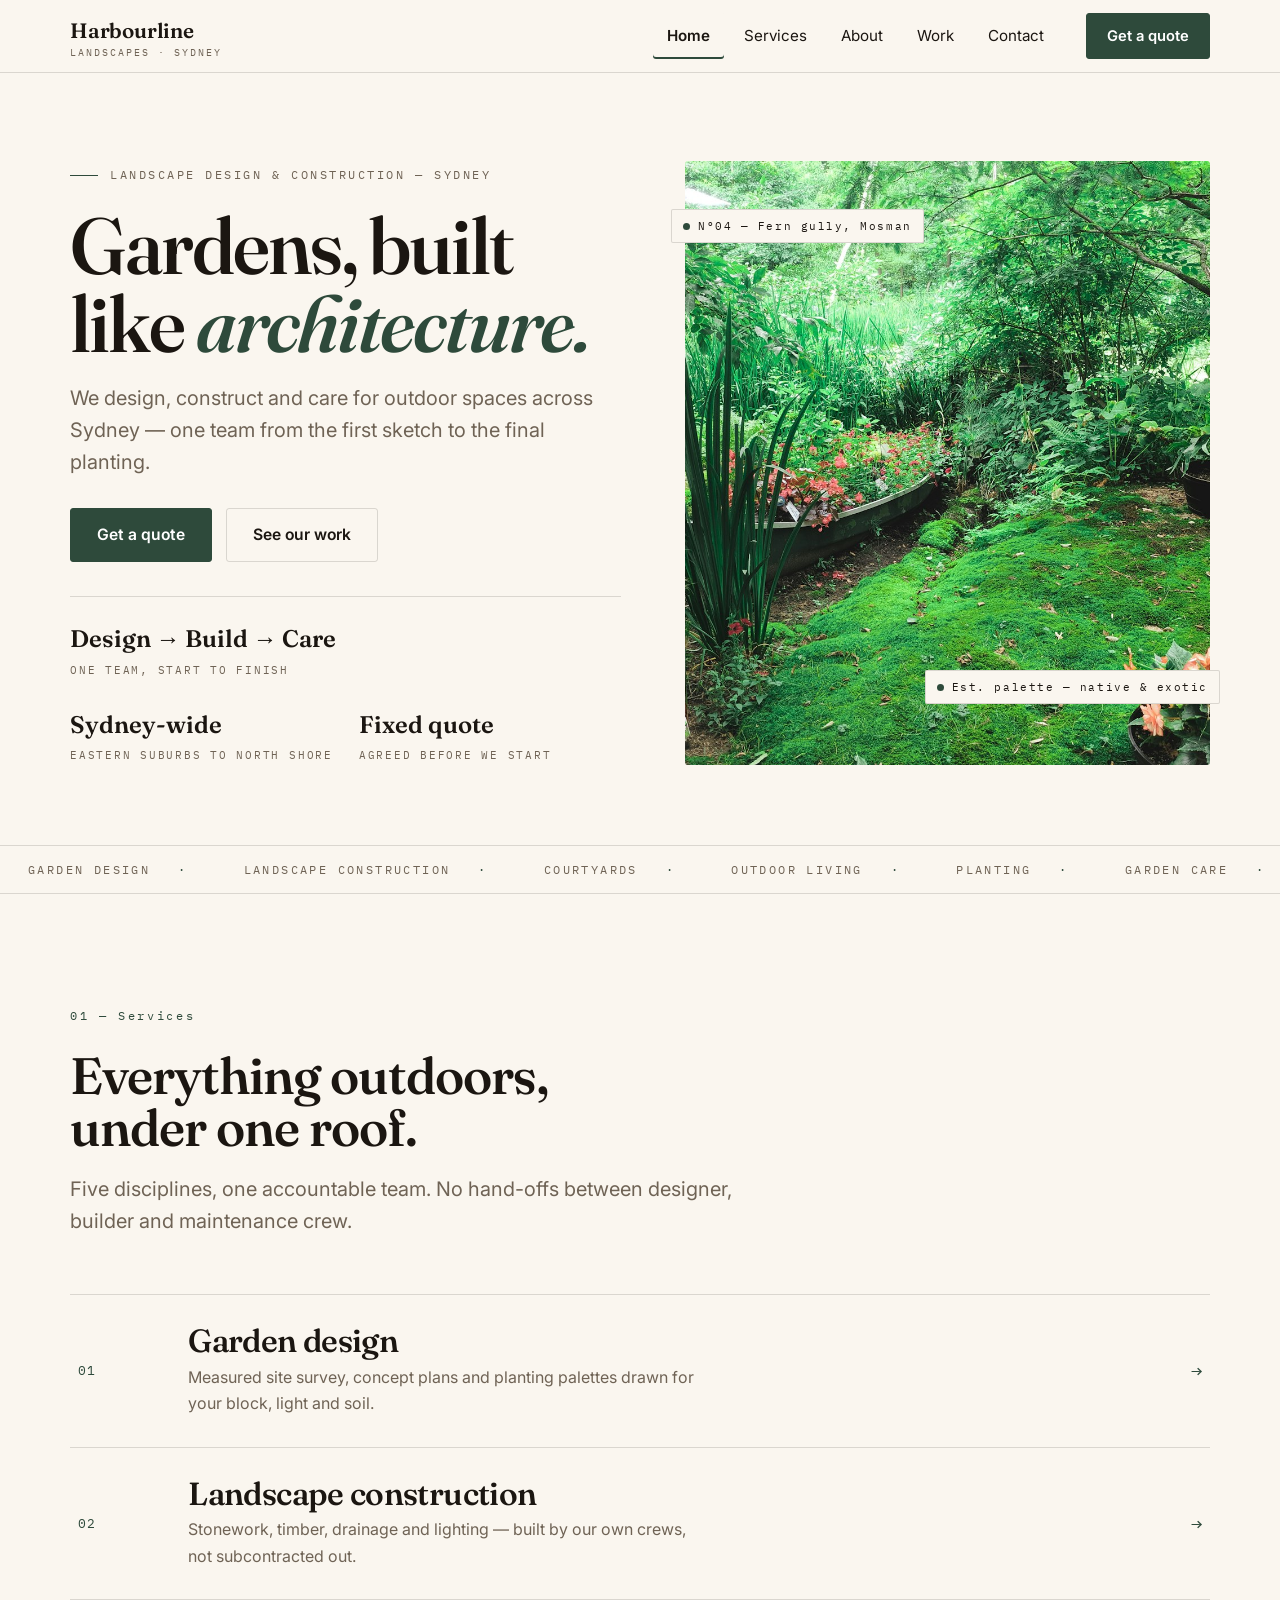
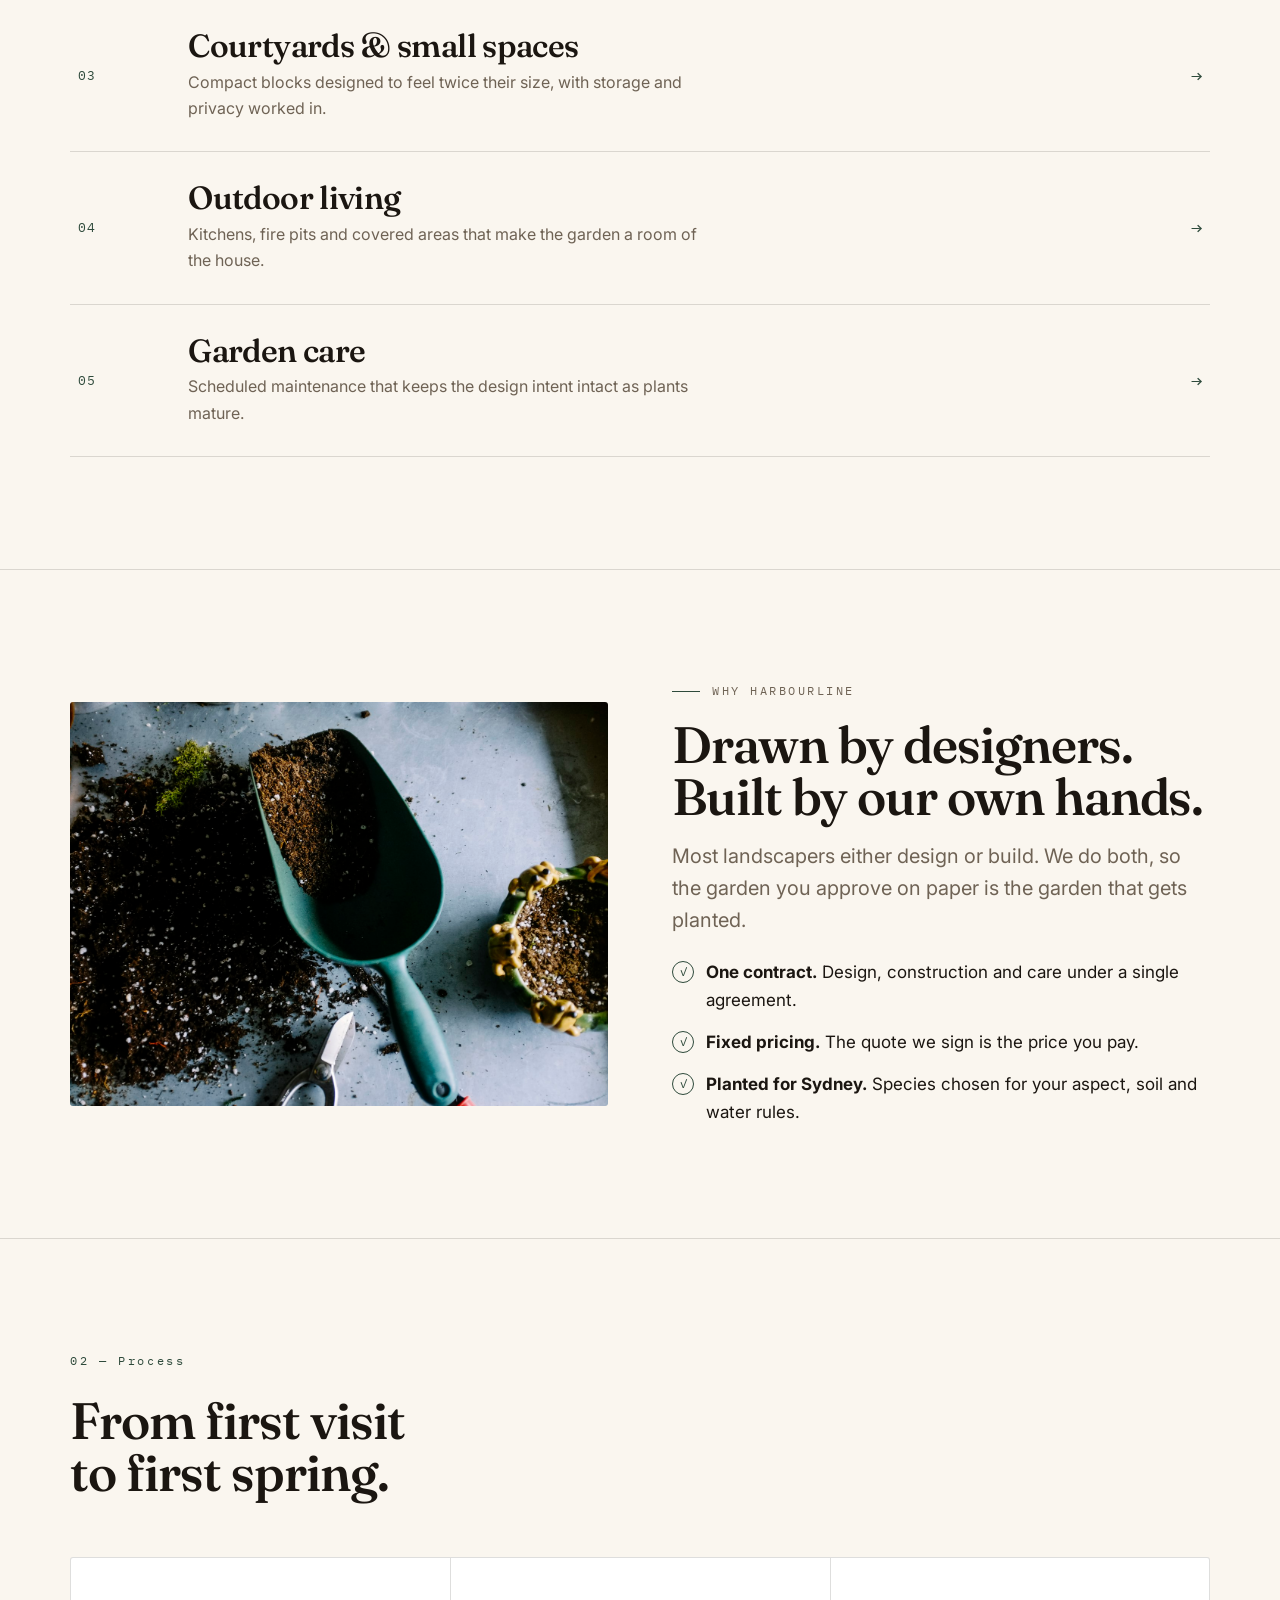
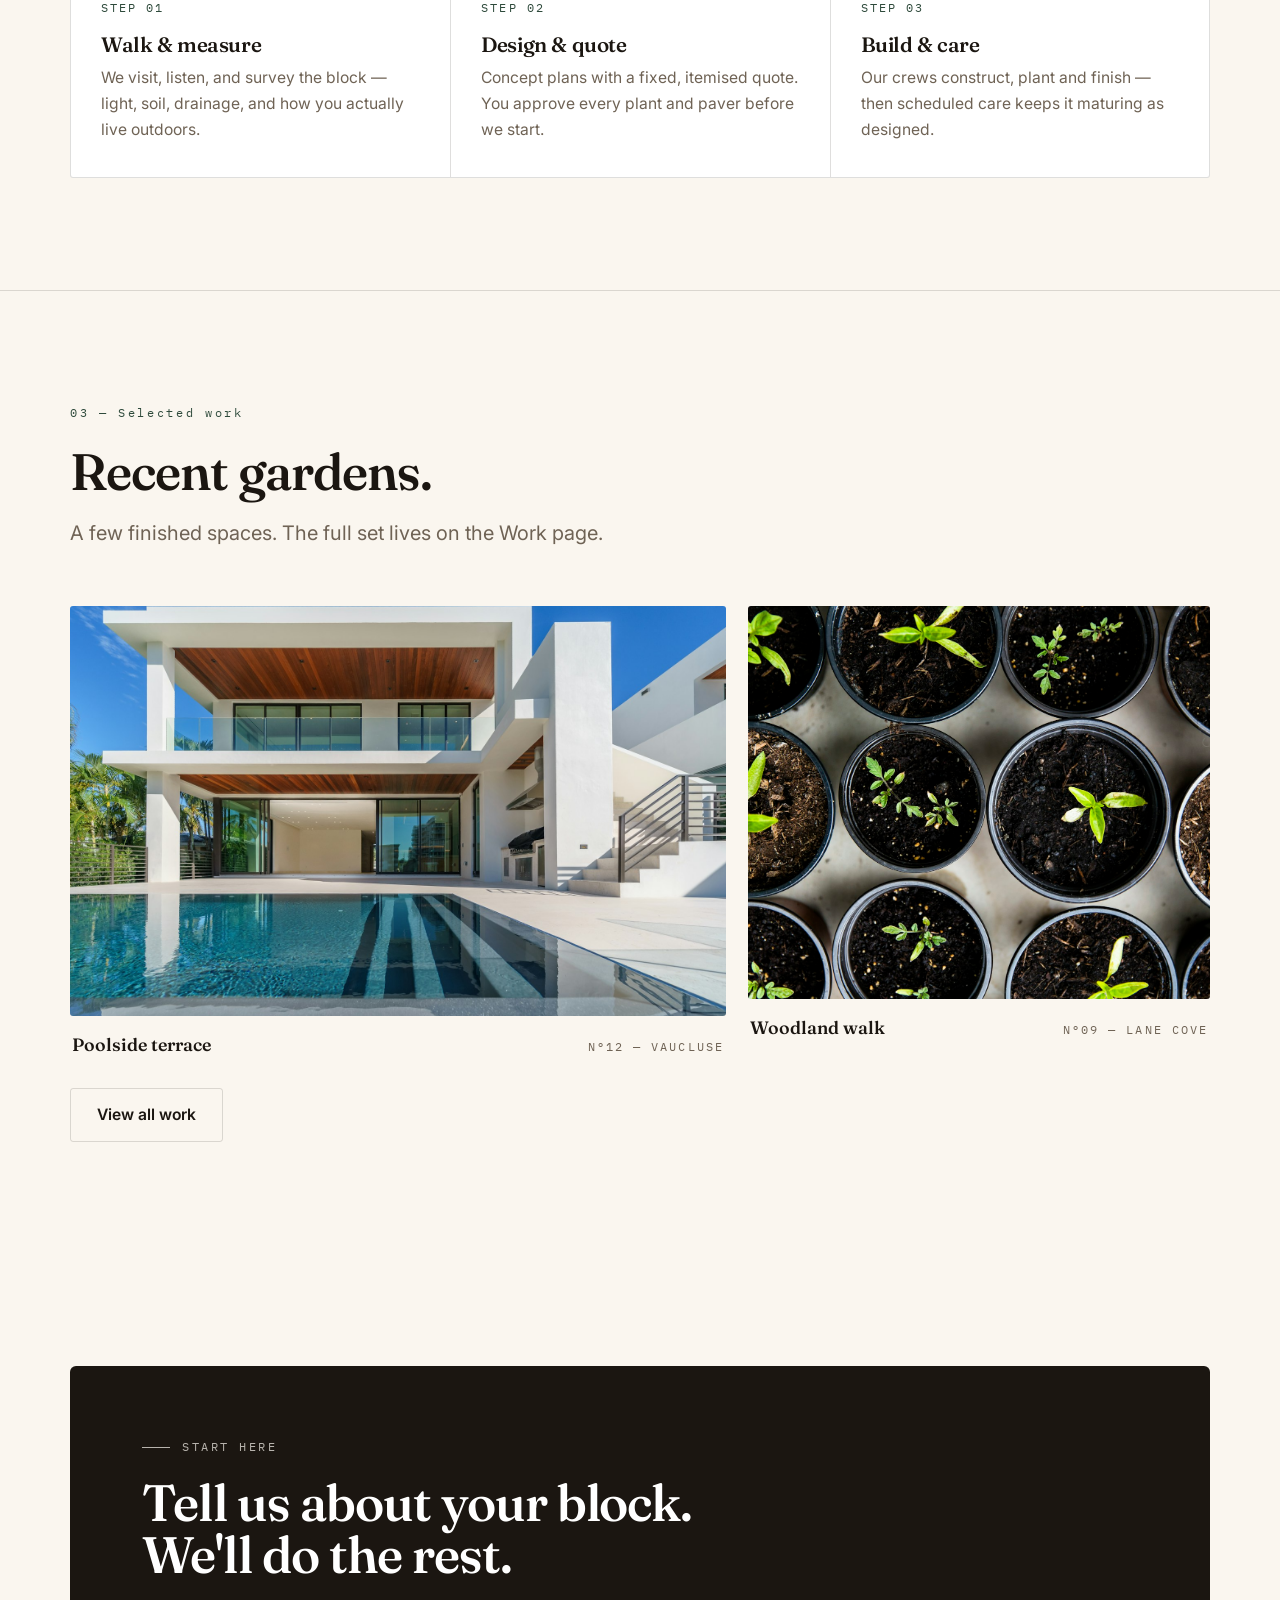
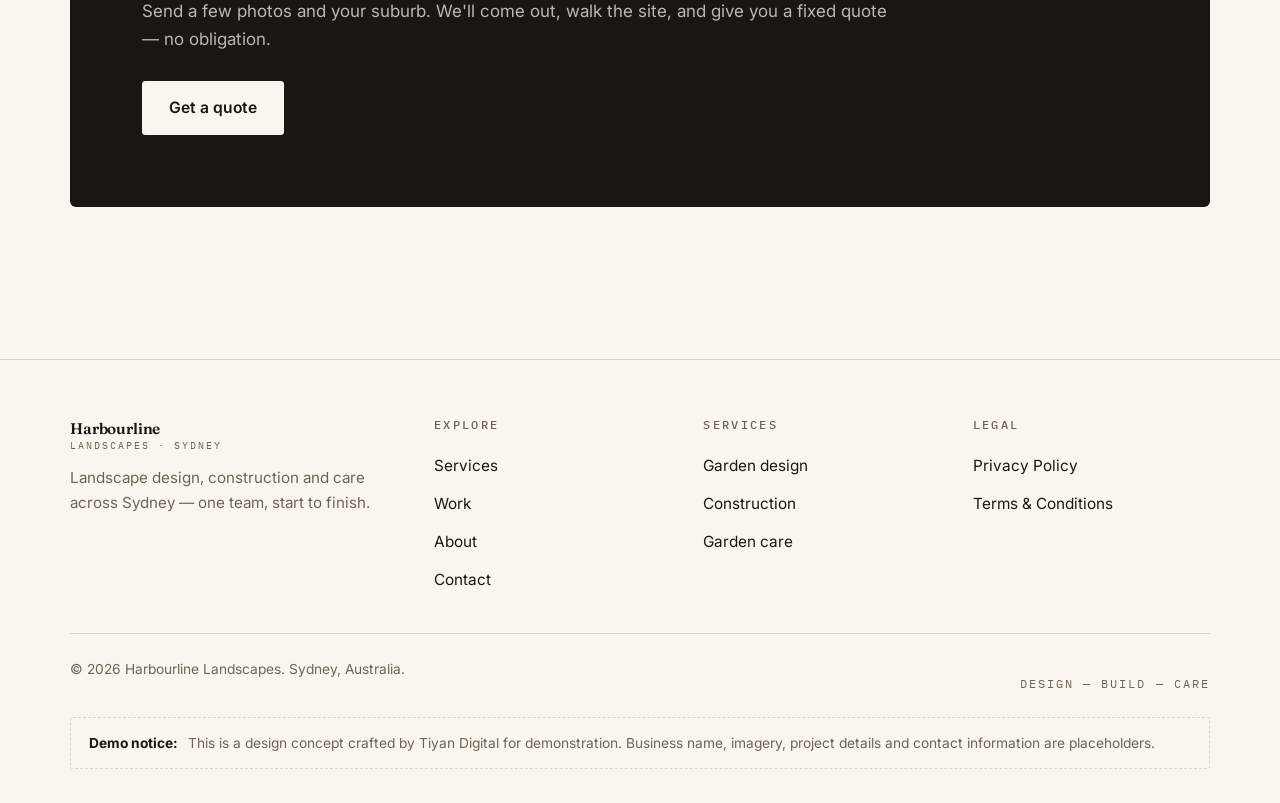
<file: index.html>
<!DOCTYPE html>
<html lang="en-AU">
<head>
<meta charset="utf-8">
<meta name="viewport" content="width=device-width, initial-scale=1">
<title>Harbourline Landscapes — Landscape Design & Construction, Sydney</title>
<meta name="description" content="Harbourline Landscapes designs and builds gardens across Sydney — courtyards, outdoor living and full landscape construction, from one team.">
<meta property="og:title" content="Harbourline Landscapes — Landscape Design & Construction, Sydney">
<meta property="og:description" content="Gardens, built like architecture. Design, construction and care from one Sydney team.">
<meta property="og:type" content="website">
<link rel="preconnect" href="https://fonts.googleapis.com">
<link rel="preconnect" href="https://fonts.gstatic.com" crossorigin>
<link href="https://fonts.googleapis.com/css2?family=Fraunces:opsz,wght@9..144,500;9..144,600&family=IBM+Plex+Mono:wght@400;500&family=Inter:wght@400;500;600&display=swap" rel="stylesheet">
<link rel="stylesheet" href="styles.css">
<link rel="icon" href="data:image/svg+xml,%3Csvg xmlns='http://www.w3.org/2000/svg' viewBox='0 0 32 32'%3E%3Crect width='32' height='32' rx='3' fill='%232E4A3B'/%3E%3Ctext x='16' y='22' font-family='Georgia' font-size='18' fill='%23FAF6EF' text-anchor='middle'%3EH%3C/text%3E%3C/svg%3E">
</head>
<body>
<a class="mono-tag" href="#main" style="position:absolute;left:-999px;" onfocus="this.style.left='12px';this.style.top='12px';this.style.zIndex=99;this.style.background='#fff';this.style.padding='8px';">Skip to content</a>

<header class="site-nav">
  <div class="wrap nav-inner">
    <a class="wordmark" href="index.html">Harbourline<small>LANDSCAPES · SYDNEY</small></a>
    <button class="menu-toggle" aria-expanded="false" aria-controls="navlinks">MENU</button>
    <nav aria-label="Primary"><ul class="nav-links" id="navlinks">
      <li><a href="index.html" aria-current="page">Home</a></li>
      <li><a href="services.html">Services</a></li>
      <li><a href="about.html">About</a></li>
      <li><a href="work.html">Work</a></li>
      <li><a href="contact.html">Contact</a></li>
    </ul></nav>
    <a class="btn nav-cta" href="contact.html">Get a quote</a>
  </div>
</header>

<main id="main">
  <!-- HERO : spec-sheet -->
  <section class="hero">
    <div class="wrap hero-grid">
      <div>
        <p class="eyebrow rv">Landscape design &amp; construction — Sydney</p>
        <h1 class="h-display rv d1">Gardens, built<br>like <em>architecture.</em></h1>
        <p class="lede rv d2">We design, construct and care for outdoor spaces across Sydney — one team from the first sketch to the final planting.</p>
        <div class="hero-ctas rv d3">
          <a class="btn" href="contact.html">Get a quote</a>
          <a class="btn btn-ghost" href="work.html">See our work</a>
        </div>
        <div class="hero-proof rv d3">
          <div><strong>Design → Build → Care</strong><span>one team, start to finish</span></div>
          <div><strong>Sydney-wide</strong><span>Eastern Suburbs to North Shore</span></div>
          <div><strong>Fixed quote</strong><span>agreed before we start</span></div>
        </div>
      </div>
      <div class="hero-media rv d2">
        <div class="frame"><img src="images/planting.jpg" alt="Lush planted garden bed with moss, ferns and flowering begonias" width="1600" height="1200" fetchpriority="high"></div>
        <span class="pin pin-1">N°04 — Fern gully, Mosman</span>
        <span class="pin pin-2">Est. palette — native &amp; exotic</span>
      </div>
    </div>
  </section>

  <!-- STRIP -->
  <div class="strip" aria-hidden="true"><div class="strip-track">
    <span>Garden design</span><span>Landscape construction</span><span>Courtyards</span><span>Outdoor living</span><span>Planting</span><span>Garden care</span>
    <span>Garden design</span><span>Landscape construction</span><span>Courtyards</span><span>Outdoor living</span><span>Planting</span><span>Garden care</span>
  </div></div>

  <!-- SERVICES INDEX -->
  <section>
    <div class="wrap">
      <div class="sec-head rv">
        <span class="sec-num">01 — Services</span>
        <h2 class="h-section">Everything outdoors,<br>under one roof.</h2>
        <p class="lede">Five disciplines, one accountable team. No hand-offs between designer, builder and maintenance crew.</p>
      </div>
      <nav aria-label="Services" class="rv d1">
        <a class="svc-row" href="services.html#design"><span class="svc-num">01</span><div><h3>Garden design</h3><p>Measured site survey, concept plans and planting palettes drawn for your block, light and soil.</p></div><span class="svc-arrow">→</span></a>
        <a class="svc-row" href="services.html#construction"><span class="svc-num">02</span><div><h3>Landscape construction</h3><p>Stonework, timber, drainage and lighting — built by our own crews, not subcontracted out.</p></div><span class="svc-arrow">→</span></a>
        <a class="svc-row" href="services.html#courtyards"><span class="svc-num">03</span><div><h3>Courtyards &amp; small spaces</h3><p>Compact blocks designed to feel twice their size, with storage and privacy worked in.</p></div><span class="svc-arrow">→</span></a>
        <a class="svc-row" href="services.html#outdoor-living"><span class="svc-num">04</span><div><h3>Outdoor living</h3><p>Kitchens, fire pits and covered areas that make the garden a room of the house.</p></div><span class="svc-arrow">→</span></a>
        <a class="svc-row" href="services.html#care"><span class="svc-num">05</span><div><h3>Garden care</h3><p>Scheduled maintenance that keeps the design intent intact as plants mature.</p></div><span class="svc-arrow">→</span></a>
      </nav>
    </div>
  </section>

  <!-- CRAFT SPLIT -->
  <section class="hairline-top">
    <div class="wrap split">
      <div class="frame rv"><img src="images/craft-hands.jpg" alt="Hands tending young plants in a garden bed" width="1600" height="1067" loading="lazy"></div>
      <div class="split-copy">
        <p class="eyebrow rv">Why Harbourline</p>
        <h2 class="h-section rv d1">Drawn by designers.<br>Built by our own hands.</h2>
        <p class="lede rv d2">Most landscapers either design or build. We do both, so the garden you approve on paper is the garden that gets planted.</p>
        <ul class="check-list rv d2">
          <li><span class="tick">✓</span><span><strong>One contract.</strong> Design, construction and care under a single agreement.</span></li>
          <li><span class="tick">✓</span><span><strong>Fixed pricing.</strong> The quote we sign is the price you pay.</span></li>
          <li><span class="tick">✓</span><span><strong>Planted for Sydney.</strong> Species chosen for your aspect, soil and water rules.</span></li>
        </ul>
      </div>
    </div>
  </section>

  <!-- PROCESS -->
  <section class="hairline-top">
    <div class="wrap">
      <div class="sec-head rv">
        <span class="sec-num">02 — Process</span>
        <h2 class="h-section">From first visit<br>to first spring.</h2>
      </div>
      <div class="steps rv d1">
        <div class="step"><span class="mono-tag">Step 01</span><h3>Walk &amp; measure</h3><p>We visit, listen, and survey the block — light, soil, drainage, and how you actually live outdoors.</p></div>
        <div class="step"><span class="mono-tag">Step 02</span><h3>Design &amp; quote</h3><p>Concept plans with a fixed, itemised quote. You approve every plant and paver before we start.</p></div>
        <div class="step"><span class="mono-tag">Step 03</span><h3>Build &amp; care</h3><p>Our crews construct, plant and finish — then scheduled care keeps it maturing as designed.</p></div>
      </div>
    </div>
  </section>

  <!-- WORK PREVIEW -->
  <section class="hairline-top">
    <div class="wrap">
      <div class="sec-head rv">
        <span class="sec-num">03 — Selected work</span>
        <h2 class="h-section">Recent gardens.</h2>
        <p class="lede">A few finished spaces. The full set lives on the Work page.</p>
      </div>
      <div class="work-grid">
        <a class="work-card span-7 rv" href="work.html"><div class="frame"><img src="images/project-dusk.jpg" alt="Modern villa with pool and landscaped terrace at dusk" width="1600" height="1067" loading="lazy"></div><figcaption><strong>Poolside terrace</strong><span class="mono-tag">N°12 — Vaucluse</span></figcaption></a>
        <a class="work-card span-5 rv d1" href="work.html"><div class="frame"><img src="images/garden-path.jpg" alt="Curved garden path through layered planting" width="1600" height="1067" loading="lazy"></div><figcaption><strong>Woodland walk</strong><span class="mono-tag">N°09 — Lane Cove</span></figcaption></a>
      </div>
      <p class="rv" style="margin-top:28px;"><a class="btn btn-ghost" href="work.html">View all work</a></p>
    </div>
  </section>

  <!-- BAND -->
  <section>
    <div class="wrap">
      <div class="band rv">
        <p class="eyebrow">Start here</p>
        <h2 class="h-section">Tell us about your block.<br>We'll do the rest.</h2>
        <p>Send a few photos and your suburb. We'll come out, walk the site, and give you a fixed quote — no obligation.</p>
        <a class="btn" href="contact.html">Get a quote</a>
      </div>
    </div>
  </section>
</main>

<footer>
  <div class="wrap">
    <div class="foot-grid">
      <div><a class="wordmark" href="index.html" style="margin:0 0 14px;display:inline-block;">Harbourline<small>LANDSCAPES · SYDNEY</small></a>
        <p style="color:var(--muted);font-size:.95rem;max-width:30ch;">Landscape design, construction and care across Sydney — one team, start to finish.</p></div>
      <div><h4>Explore</h4><ul><li><a href="services.html">Services</a></li><li><a href="work.html">Work</a></li><li><a href="about.html">About</a></li><li><a href="contact.html">Contact</a></li></ul></div>
      <div><h4>Services</h4><ul><li><a href="services.html#design">Garden design</a></li><li><a href="services.html#construction">Construction</a></li><li><a href="services.html#care">Garden care</a></li></ul></div>
      <div><h4>Legal</h4><ul><li><a href="privacy.html">Privacy Policy</a></li><li><a href="terms.html">Terms &amp; Conditions</a></li></ul></div>
    </div>
    <div class="foot-base">
      <p>© <span data-year>2026</span> Harbourline Landscapes. Sydney, Australia.</p>
      <p><span class="mono-tag">Design — Build — Care</span></p>
    </div>
    <div class="demo-strip"><strong>Demo notice:</strong><span>This is a design concept crafted by Tiyan Digital for demonstration. Business name, imagery, project details and contact information are placeholders.</span></div>
  </div>
</footer>
<script src="main.js" defer></script>
</body>
</html>
</file>
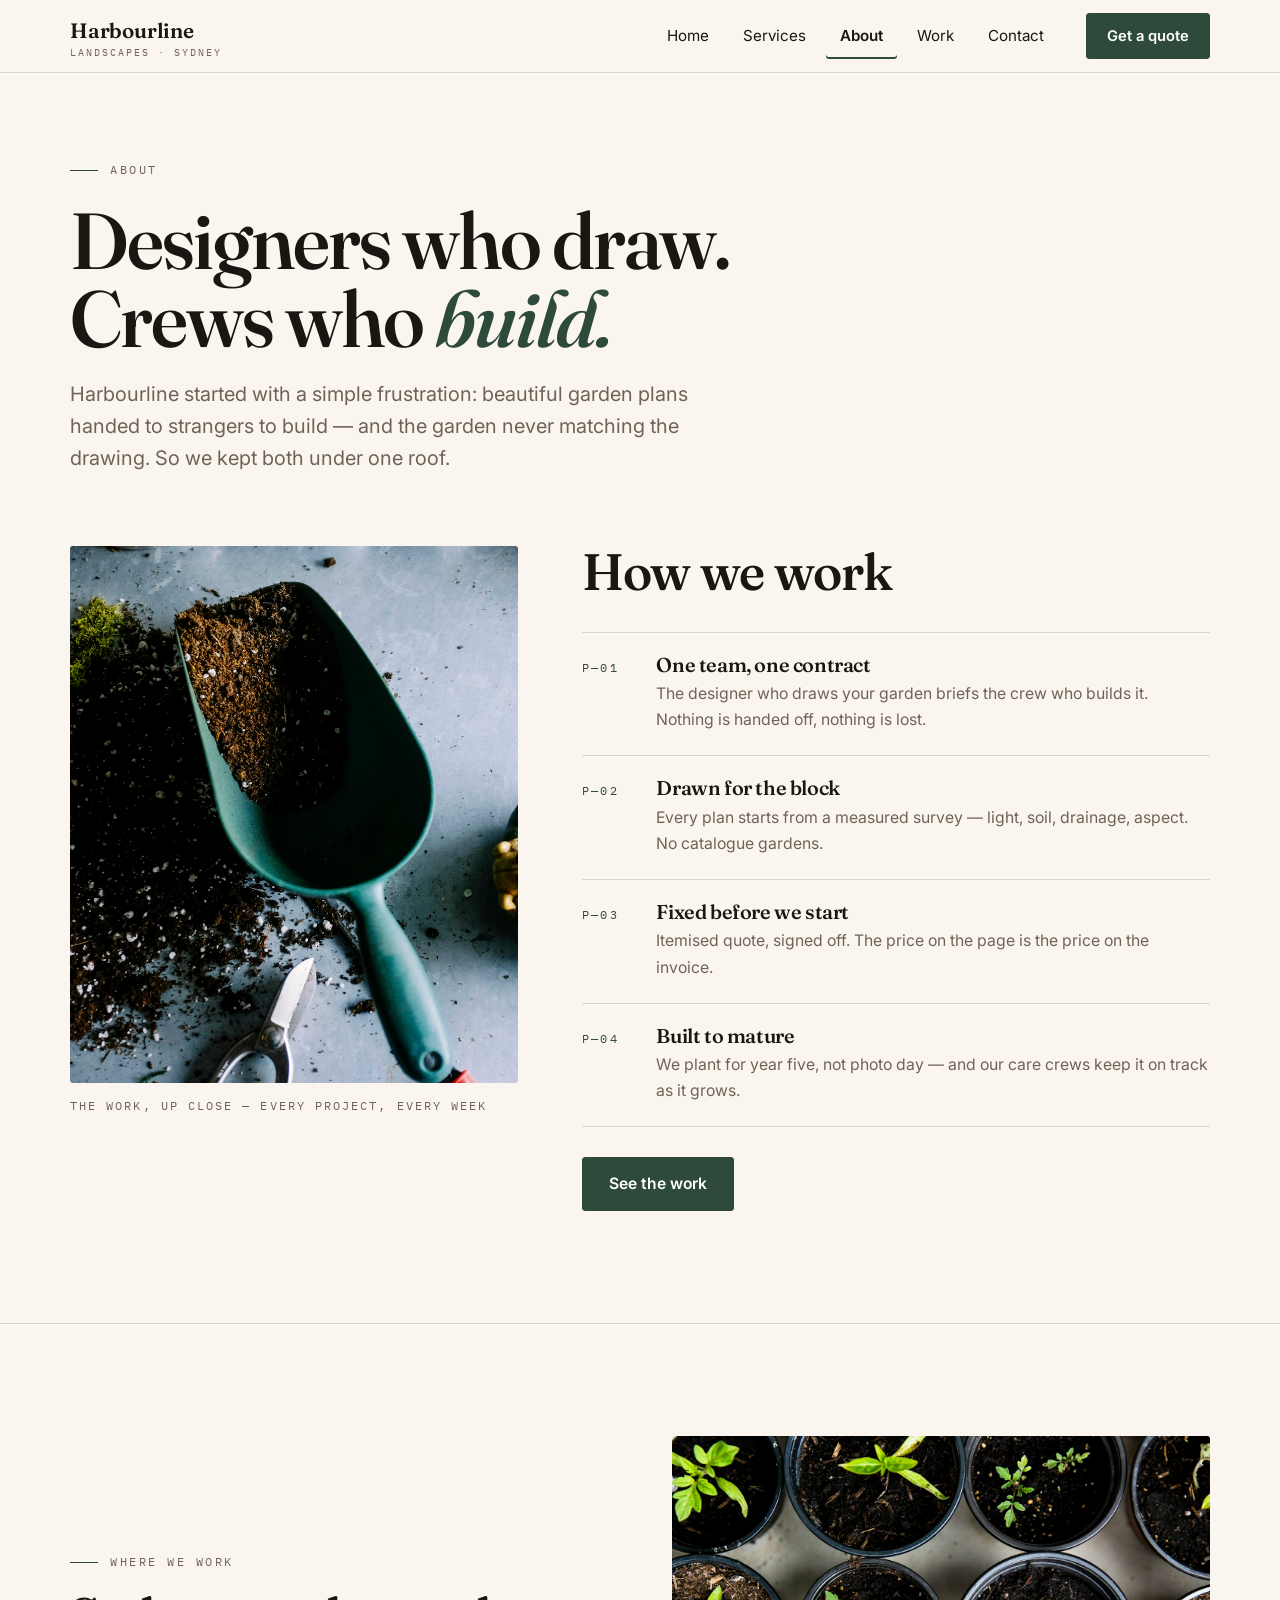
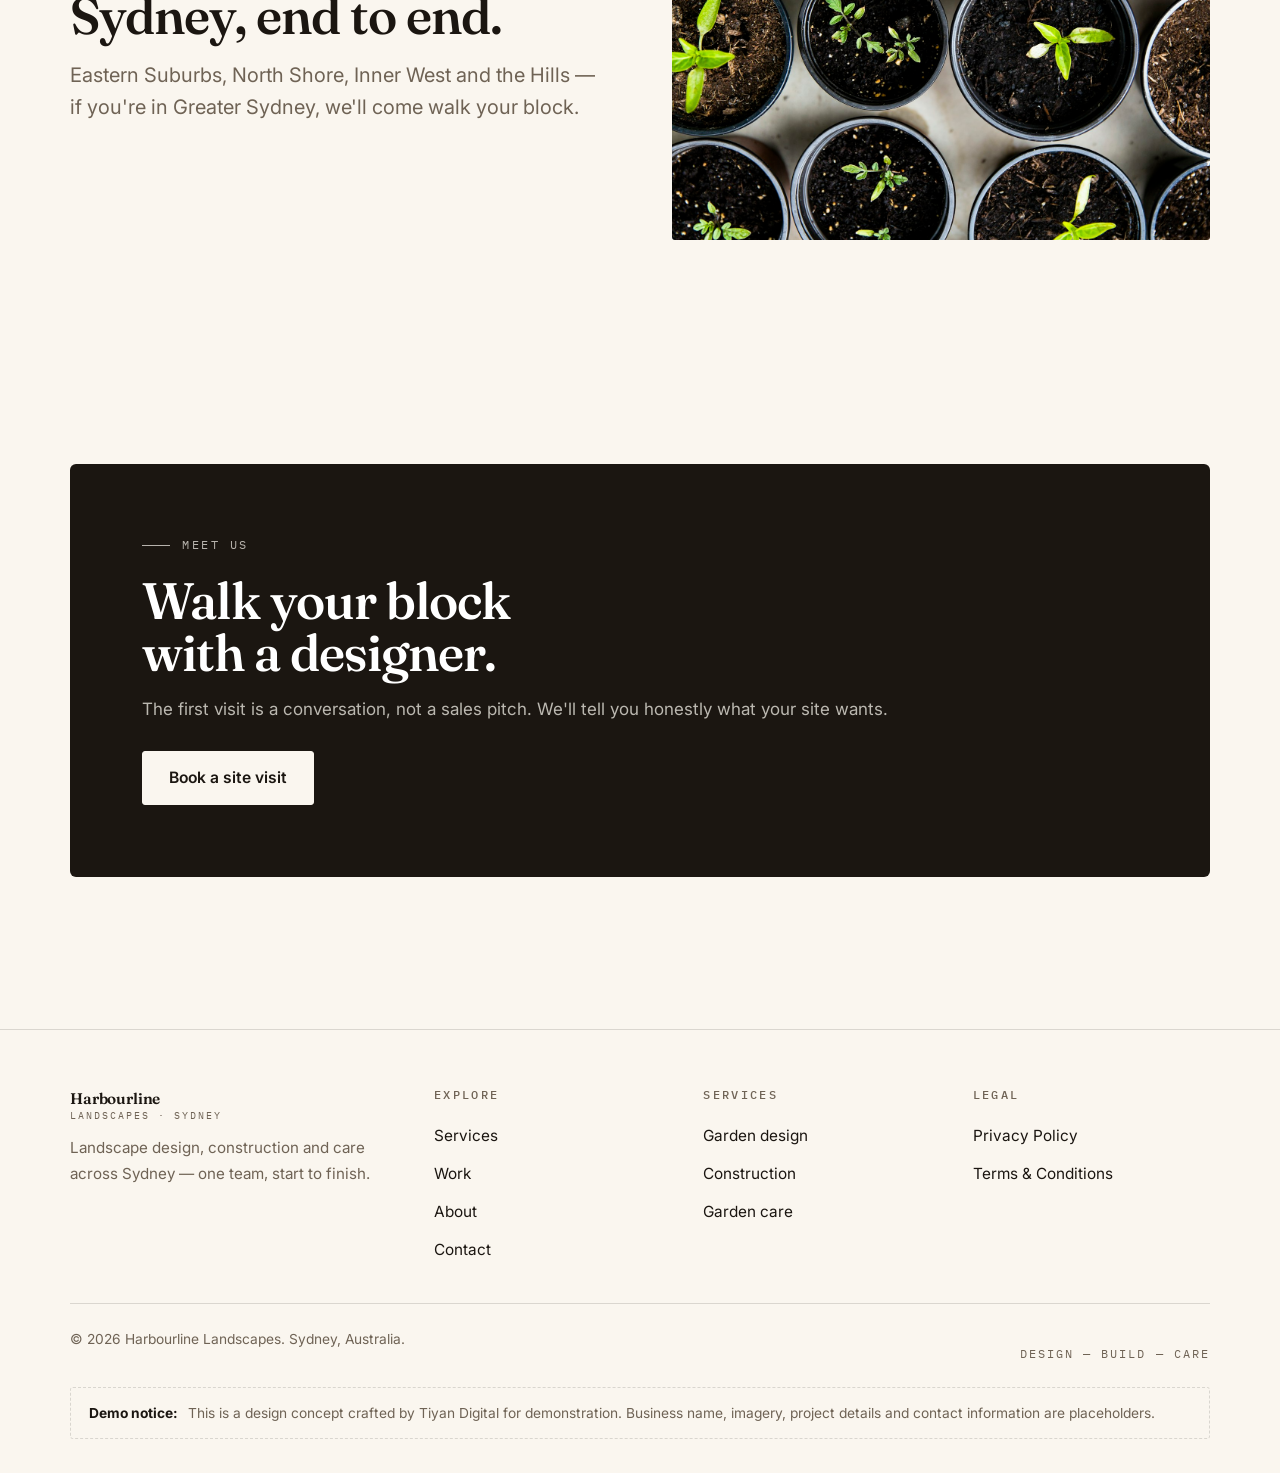
<file: about.html>
<!DOCTYPE html>
<html lang="en-AU">
<head>
<meta charset="utf-8">
<meta name="viewport" content="width=device-width, initial-scale=1">
<title>About — Harbourline Landscapes, Sydney</title>
<meta name="description" content="Harbourline Landscapes is a Sydney design-and-build landscaping team — designers who draw and crews who build, under one roof.">
<meta property="og:title" content="About — Harbourline Landscapes">
<meta property="og:type" content="website">
<link rel="preconnect" href="https://fonts.googleapis.com">
<link rel="preconnect" href="https://fonts.gstatic.com" crossorigin>
<link href="https://fonts.googleapis.com/css2?family=Fraunces:opsz,wght@9..144,500;9..144,600&family=IBM+Plex+Mono:wght@400;500&family=Inter:wght@400;500;600&display=swap" rel="stylesheet">
<link rel="stylesheet" href="styles.css">
<link rel="icon" href="data:image/svg+xml,%3Csvg xmlns='http://www.w3.org/2000/svg' viewBox='0 0 32 32'%3E%3Crect width='32' height='32' rx='3' fill='%232E4A3B'/%3E%3Ctext x='16' y='22' font-family='Georgia' font-size='18' fill='%23FAF6EF' text-anchor='middle'%3EH%3C/text%3E%3C/svg%3E">
</head>
<body>
<header class="site-nav">
  <div class="wrap nav-inner">
    <a class="wordmark" href="index.html">Harbourline<small>LANDSCAPES · SYDNEY</small></a>
    <button class="menu-toggle" aria-expanded="false" aria-controls="navlinks">MENU</button>
    <nav aria-label="Primary"><ul class="nav-links" id="navlinks">
      <li><a href="index.html">Home</a></li>
      <li><a href="services.html">Services</a></li>
      <li><a href="about.html" aria-current="page">About</a></li>
      <li><a href="work.html">Work</a></li>
      <li><a href="contact.html">Contact</a></li>
    </ul></nav>
    <a class="btn nav-cta" href="contact.html">Get a quote</a>
  </div>
</header>

<main>
  <section class="hero" style="padding-bottom:2rem;">
    <div class="wrap">
      <p class="eyebrow rv">About</p>
      <h1 class="h-display rv d1">Designers who draw.<br>Crews who <em>build.</em></h1>
      <p class="lede rv d2">Harbourline started with a simple frustration: beautiful garden plans handed to strangers to build — and the garden never matching the drawing. So we kept both under one roof.</p>
    </div>
  </section>

  <section style="padding-top:2.5rem;">
    <div class="wrap about-grid">
      <div>
        <div class="frame rv"><img src="images/craft-hands.jpg" alt="Hands tending young plants in a garden bed" width="1600" height="1067" loading="lazy"></div>
        <p class="mono-tag rv d1" style="margin-top:14px;">The work, up close — every project, every week</p>
      </div>
      <div>
        <h2 class="h-section rv">How we work</h2>
        <div class="principles">
          <div class="principle rv"><span class="mono-tag">P—01</span><div><h3>One team, one contract</h3><p>The designer who draws your garden briefs the crew who builds it. Nothing is handed off, nothing is lost.</p></div></div>
          <div class="principle rv d1"><span class="mono-tag">P—02</span><div><h3>Drawn for the block</h3><p>Every plan starts from a measured survey — light, soil, drainage, aspect. No catalogue gardens.</p></div></div>
          <div class="principle rv d2"><span class="mono-tag">P—03</span><div><h3>Fixed before we start</h3><p>Itemised quote, signed off. The price on the page is the price on the invoice.</p></div></div>
          <div class="principle rv d3"><span class="mono-tag">P—04</span><div><h3>Built to mature</h3><p>We plant for year five, not photo day — and our care crews keep it on track as it grows.</p></div></div>
        </div>
        <p class="rv" style="margin-top:30px;"><a class="btn" href="work.html">See the work</a></p>
      </div>
    </div>
  </section>

  <section class="hairline-top">
    <div class="wrap split">
      <div class="split-copy">
        <p class="eyebrow rv">Where we work</p>
        <h2 class="h-section rv d1">Sydney, end to end.</h2>
        <p class="lede rv d2">Eastern Suburbs, North Shore, Inner West and the Hills — if you're in Greater Sydney, we'll come walk your block.</p>
      </div>
      <div class="frame rv d1"><img src="images/garden-path.jpg" alt="Curved path through mature layered planting" width="1600" height="1067" loading="lazy"></div>
    </div>
  </section>

  <section>
    <div class="wrap">
      <div class="band rv">
        <p class="eyebrow">Meet us</p>
        <h2 class="h-section">Walk your block<br>with a designer.</h2>
        <p>The first visit is a conversation, not a sales pitch. We'll tell you honestly what your site wants.</p>
        <a class="btn" href="contact.html">Book a site visit</a>
      </div>
    </div>
  </section>
</main>

<footer>
  <div class="wrap">
    <div class="foot-grid">
      <div><a class="wordmark" href="index.html" style="margin:0 0 14px;display:inline-block;">Harbourline<small>LANDSCAPES · SYDNEY</small></a>
        <p style="color:var(--muted);font-size:.95rem;max-width:30ch;">Landscape design, construction and care across Sydney — one team, start to finish.</p></div>
      <div><h4>Explore</h4><ul><li><a href="services.html">Services</a></li><li><a href="work.html">Work</a></li><li><a href="about.html">About</a></li><li><a href="contact.html">Contact</a></li></ul></div>
      <div><h4>Services</h4><ul><li><a href="services.html#design">Garden design</a></li><li><a href="services.html#construction">Construction</a></li><li><a href="services.html#care">Garden care</a></li></ul></div>
      <div><h4>Legal</h4><ul><li><a href="privacy.html">Privacy Policy</a></li><li><a href="terms.html">Terms &amp; Conditions</a></li></ul></div>
    </div>
    <div class="foot-base">
      <p>© <span data-year>2026</span> Harbourline Landscapes. Sydney, Australia.</p>
      <p><span class="mono-tag">Design — Build — Care</span></p>
    </div>
    <div class="demo-strip"><strong>Demo notice:</strong><span>This is a design concept crafted by Tiyan Digital for demonstration. Business name, imagery, project details and contact information are placeholders.</span></div>
  </div>
</footer>
<script src="main.js" defer></script>
</body>
</html>
</file>
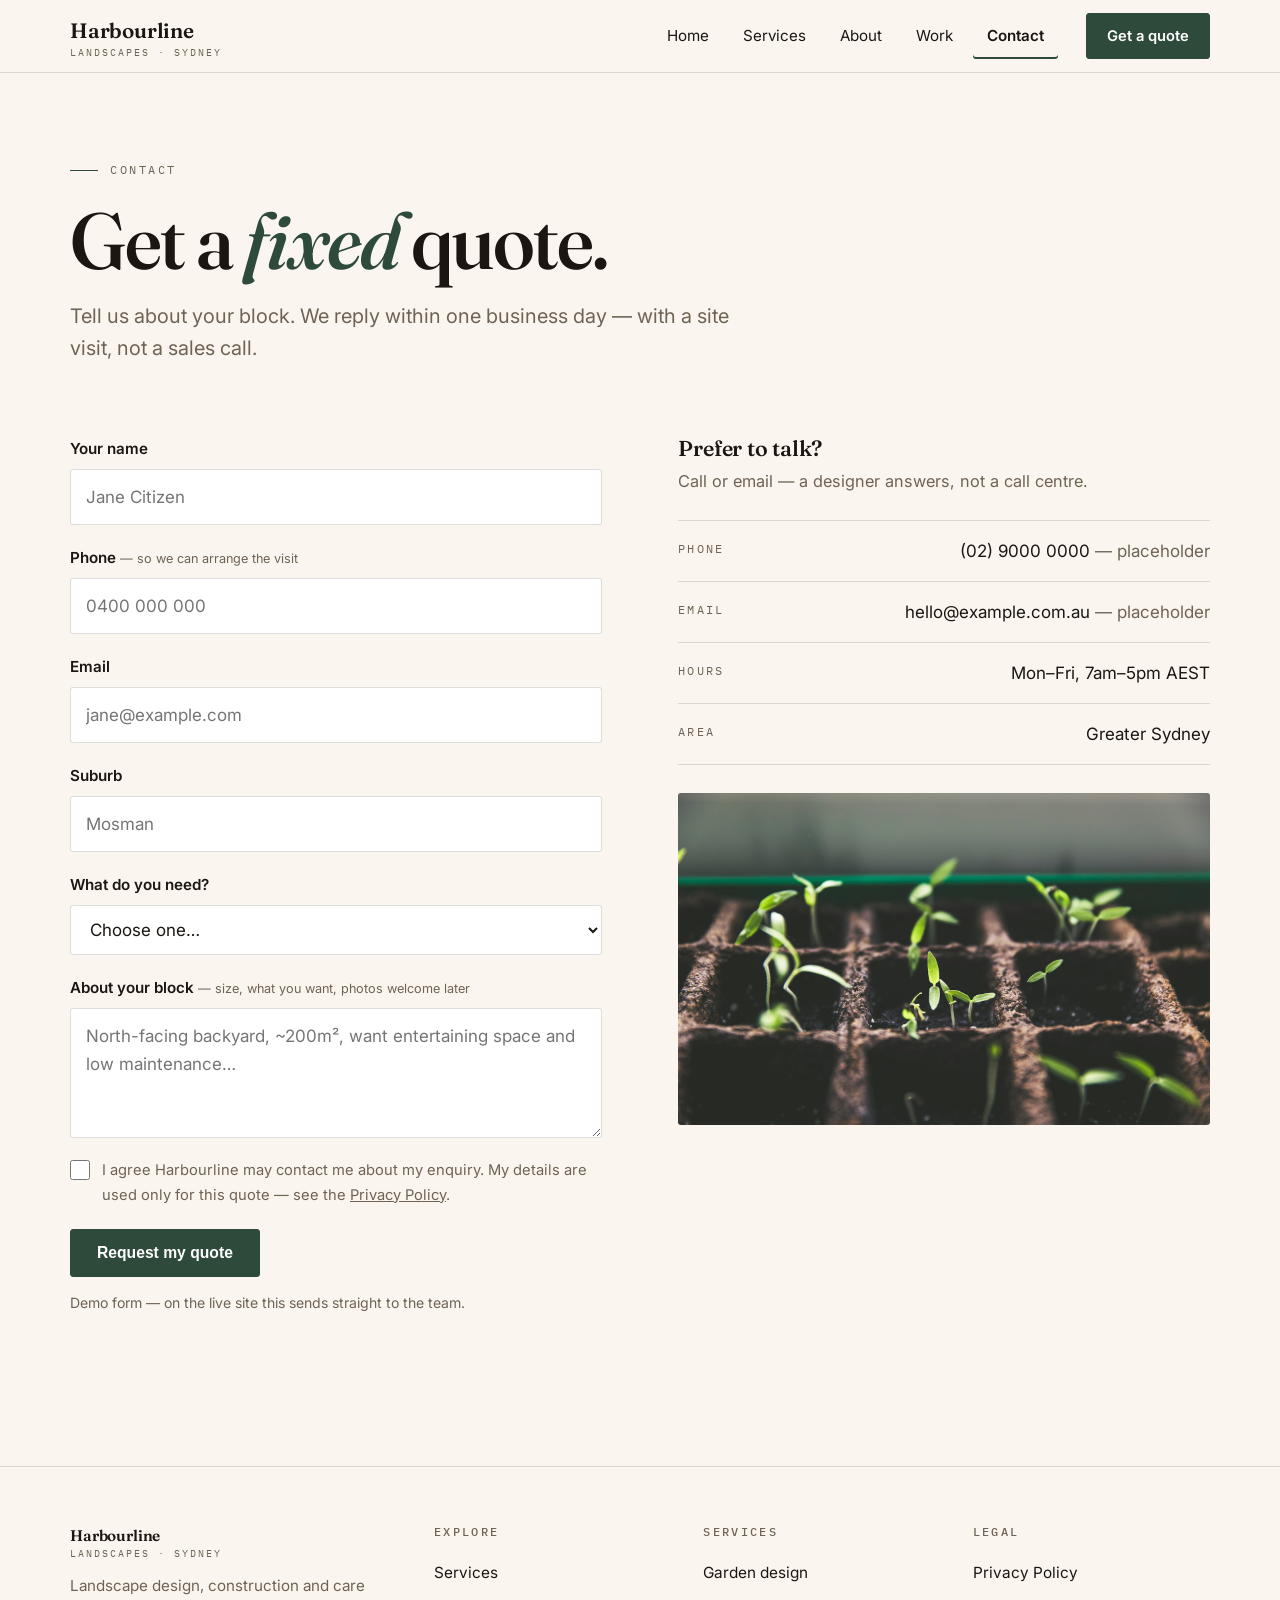
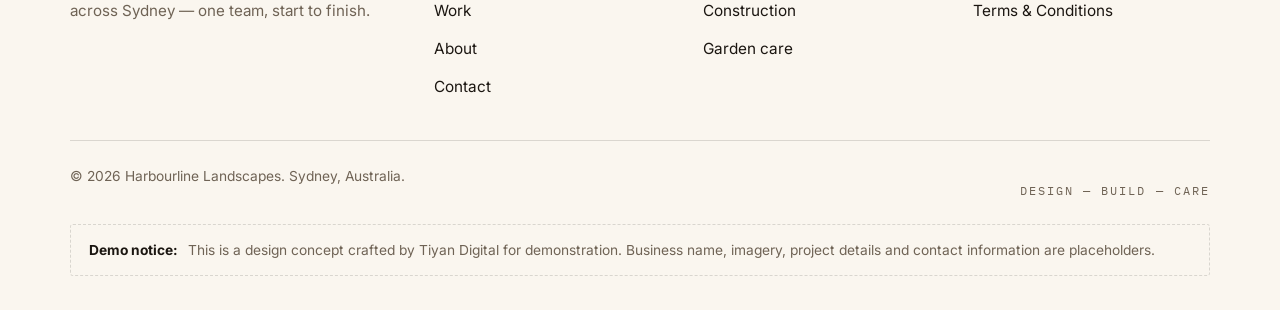
<file: contact.html>
<!DOCTYPE html>
<html lang="en-AU">
<head>
<meta charset="utf-8">
<meta name="viewport" content="width=device-width, initial-scale=1">
<title>Contact — Harbourline Landscapes, Sydney</title>
<meta name="description" content="Get a fixed quote for your Sydney garden — send photos and your suburb, we'll come walk the site.">
<meta property="og:title" content="Contact — Harbourline Landscapes">
<meta property="og:type" content="website">
<link rel="preconnect" href="https://fonts.googleapis.com">
<link rel="preconnect" href="https://fonts.gstatic.com" crossorigin>
<link href="https://fonts.googleapis.com/css2?family=Fraunces:opsz,wght@9..144,500;9..144,600&family=IBM+Plex+Mono:wght@400;500&family=Inter:wght@400;500;600&display=swap" rel="stylesheet">
<link rel="stylesheet" href="styles.css">
<link rel="icon" href="data:image/svg+xml,%3Csvg xmlns='http://www.w3.org/2000/svg' viewBox='0 0 32 32'%3E%3Crect width='32' height='32' rx='3' fill='%232E4A3B'/%3E%3Ctext x='16' y='22' font-family='Georgia' font-size='18' fill='%23FAF6EF' text-anchor='middle'%3EH%3C/text%3E%3C/svg%3E">
</head>
<body>
<header class="site-nav">
  <div class="wrap nav-inner">
    <a class="wordmark" href="index.html">Harbourline<small>LANDSCAPES · SYDNEY</small></a>
    <button class="menu-toggle" aria-expanded="false" aria-controls="navlinks">MENU</button>
    <nav aria-label="Primary"><ul class="nav-links" id="navlinks">
      <li><a href="index.html">Home</a></li>
      <li><a href="services.html">Services</a></li>
      <li><a href="about.html">About</a></li>
      <li><a href="work.html">Work</a></li>
      <li><a href="contact.html" aria-current="page">Contact</a></li>
    </ul></nav>
    <a class="btn nav-cta" href="contact.html">Get a quote</a>
  </div>
</header>

<main>
  <section class="hero" style="padding-bottom:2rem;">
    <div class="wrap">
      <p class="eyebrow rv">Contact</p>
      <h1 class="h-display rv d1">Get a <em>fixed</em> quote.</h1>
      <p class="lede rv d2">Tell us about your block. We reply within one business day — with a site visit, not a sales call.</p>
    </div>
  </section>

  <section style="padding-top:2.5rem;">
    <div class="wrap contact-grid">
      <div class="rv">
        <form id="quote-form" novalidate>
          <div class="field">
            <label for="f-name">Your name</label>
            <input id="f-name" name="name" type="text" autocomplete="name" required placeholder="Jane Citizen">
          </div>
          <div class="field">
            <label for="f-phone">Phone <small>— so we can arrange the visit</small></label>
            <input id="f-phone" name="phone" type="tel" autocomplete="tel" required placeholder="0400 000 000">
          </div>
          <div class="field">
            <label for="f-email">Email</label>
            <input id="f-email" name="email" type="email" autocomplete="email" required placeholder="jane@example.com">
          </div>
          <div class="field">
            <label for="f-suburb">Suburb</label>
            <input id="f-suburb" name="suburb" type="text" autocomplete="address-level2" required placeholder="Mosman">
          </div>
          <div class="field">
            <label for="f-service">What do you need?</label>
            <select id="f-service" name="service" required>
              <option value="" selected>Choose one…</option>
              <option>Garden design</option>
              <option>Landscape construction</option>
              <option>Courtyard / small space</option>
              <option>Outdoor living</option>
              <option>Garden care</option>
              <option>Not sure yet</option>
            </select>
          </div>
          <div class="field">
            <label for="f-msg">About your block <small>— size, what you want, photos welcome later</small></label>
            <textarea id="f-msg" name="message" required placeholder="North-facing backyard, ~200m², want entertaining space and low maintenance…"></textarea>
          </div>
          <label class="consent">
            <input type="checkbox" required>
            <span>I agree Harbourline may contact me about my enquiry. My details are used only for this quote — see the <a href="privacy.html">Privacy Policy</a>.</span>
          </label>
          <button class="btn" type="submit">Request my quote</button>
          <p class="form-note">Demo form — on the live site this sends straight to the team.</p>
        </form>
        <div class="form-ok" id="form-ok" role="status">
          <h3>Thanks — enquiry received.</h3>
          <p>On the live site, this is where we'd confirm your suburb and book the walk-through. Expect a call within one business day.</p>
        </div>
      </div>
      <div class="rv d1">
        <h2 class="h-card" style="margin-bottom:6px;">Prefer to talk?</h2>
        <p class="lede" style="font-size:1.02rem;">Call or email — a designer answers, not a call centre.</p>
        <ul class="contact-lines">
          <li><span class="mono-tag">Phone</span><span>(02) 9000 0000 <em style="color:var(--muted);font-style:normal;">— placeholder</em></span></li>
          <li><span class="mono-tag">Email</span><span>hello@example.com.au <em style="color:var(--muted);font-style:normal;">— placeholder</em></span></li>
          <li><span class="mono-tag">Hours</span><span>Mon–Fri, 7am–5pm AEST</span></li>
          <li><span class="mono-tag">Area</span><span>Greater Sydney</span></li>
        </ul>
        <div class="frame rv d2" style="overflow:hidden;border-radius:var(--radius);margin-top:28px;aspect-ratio:16/10;">
          <img src="images/garden-sun.jpg" alt="Morning light over new planting" width="1600" height="1067" loading="lazy" style="width:100%;height:100%;object-fit:cover;">
        </div>
      </div>
    </div>
  </section>
</main>

<footer>
  <div class="wrap">
    <div class="foot-grid">
      <div><a class="wordmark" href="index.html" style="margin:0 0 14px;display:inline-block;">Harbourline<small>LANDSCAPES · SYDNEY</small></a>
        <p style="color:var(--muted);font-size:.95rem;max-width:30ch;">Landscape design, construction and care across Sydney — one team, start to finish.</p></div>
      <div><h4>Explore</h4><ul><li><a href="services.html">Services</a></li><li><a href="work.html">Work</a></li><li><a href="about.html">About</a></li><li><a href="contact.html">Contact</a></li></ul></div>
      <div><h4>Services</h4><ul><li><a href="services.html#design">Garden design</a></li><li><a href="services.html#construction">Construction</a></li><li><a href="services.html#care">Garden care</a></li></ul></div>
      <div><h4>Legal</h4><ul><li><a href="privacy.html">Privacy Policy</a></li><li><a href="terms.html">Terms &amp; Conditions</a></li></ul></div>
    </div>
    <div class="foot-base">
      <p>© <span data-year>2026</span> Harbourline Landscapes. Sydney, Australia.</p>
      <p><span class="mono-tag">Design — Build — Care</span></p>
    </div>
    <div class="demo-strip"><strong>Demo notice:</strong><span>This is a design concept crafted by Tiyan Digital for demonstration. Business name, imagery, project details and contact information are placeholders.</span></div>
  </div>
</footer>
<script src="main.js" defer></script>
</body>
</html>
</file>
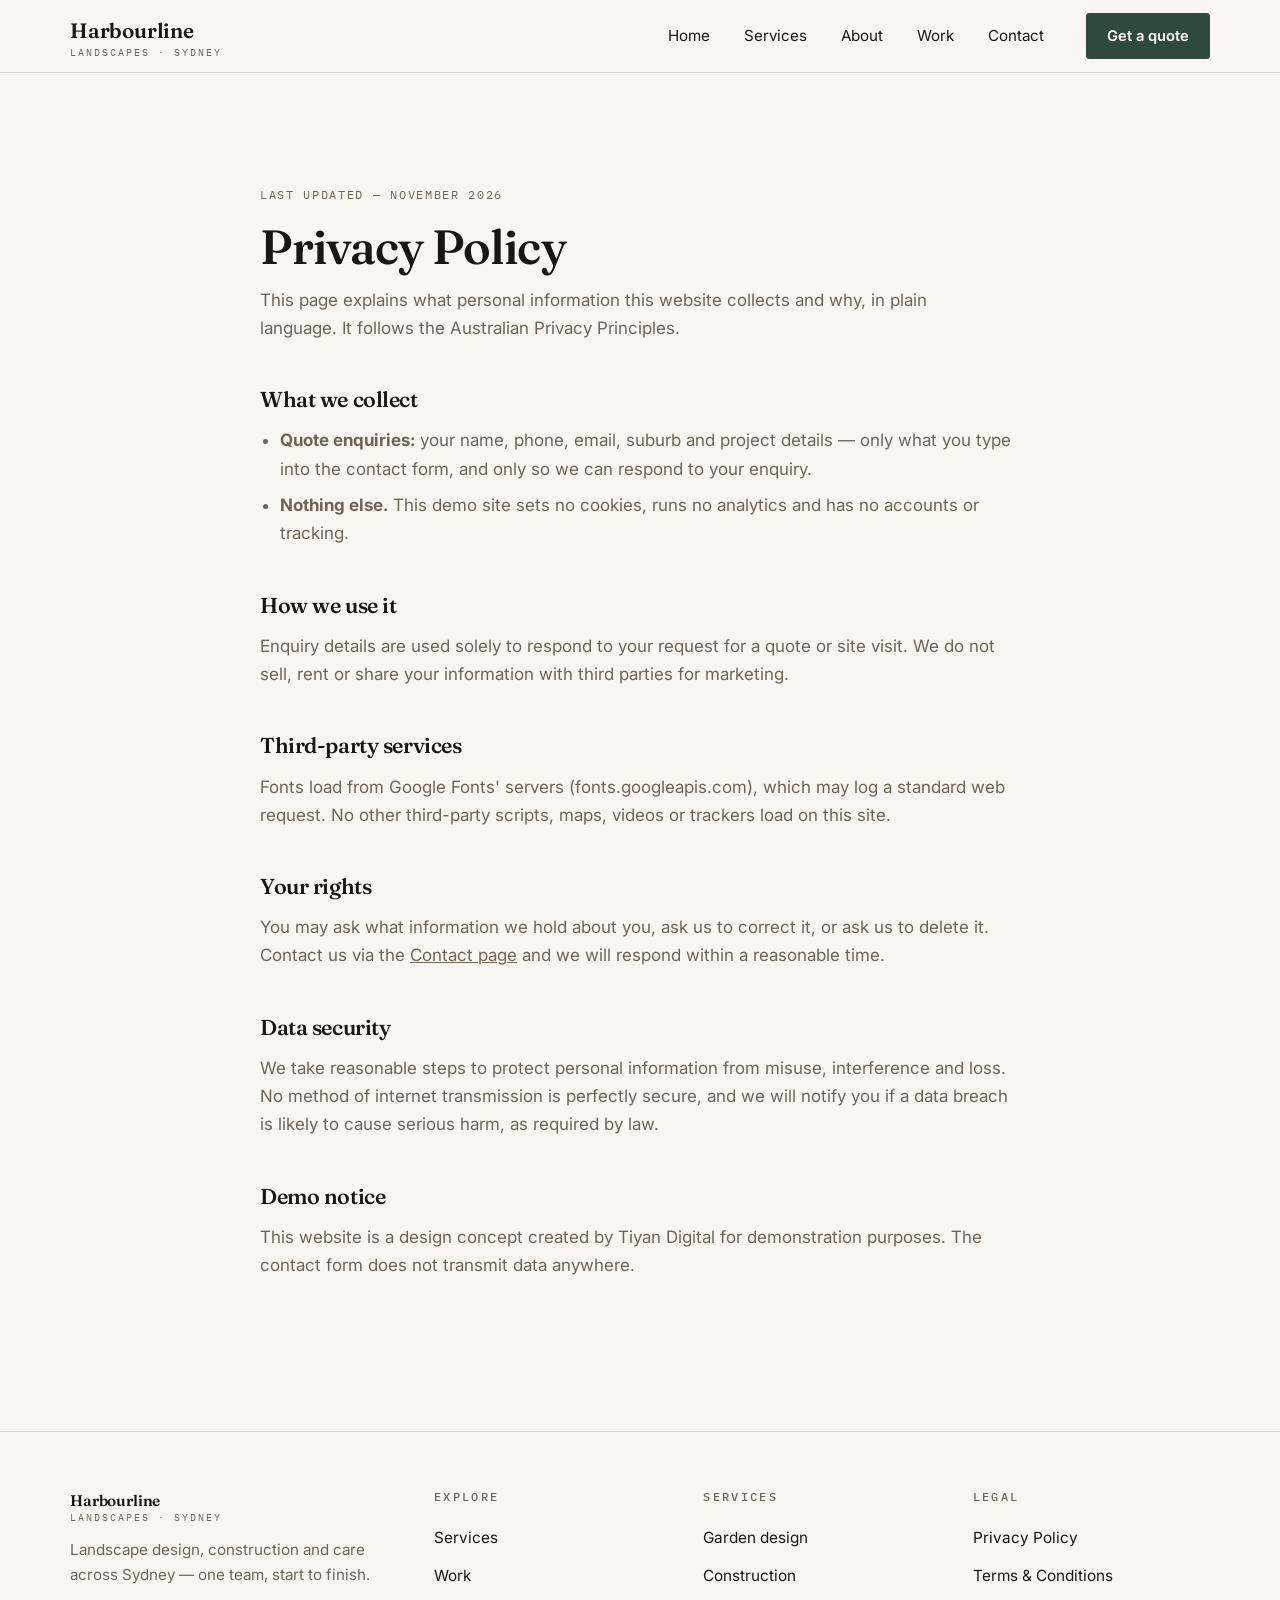
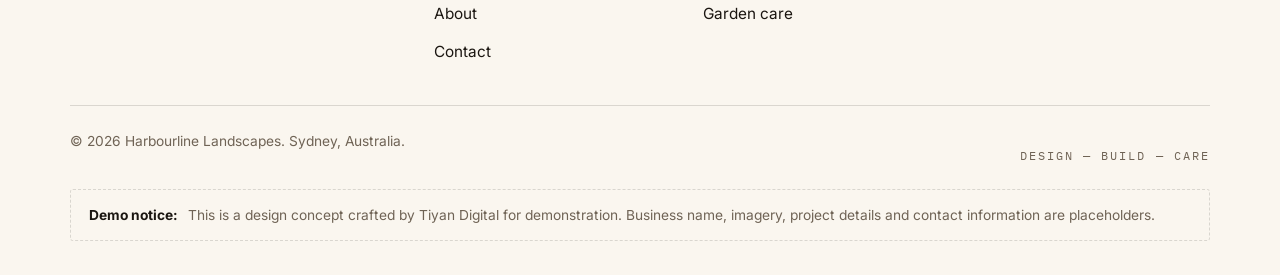
<file: privacy.html>
<!DOCTYPE html>
<html lang="en-AU">
<head>
<meta charset="utf-8">
<meta name="viewport" content="width=device-width, initial-scale=1">
<title>Privacy Policy — Harbourline Landscapes</title>
<meta name="description" content="How Harbourline Landscapes collects, uses and protects your personal information.">
<meta name="robots" content="noindex">
<link rel="preconnect" href="https://fonts.googleapis.com">
<link rel="preconnect" href="https://fonts.gstatic.com" crossorigin>
<link href="https://fonts.googleapis.com/css2?family=Fraunces:opsz,wght@9..144,500;9..144,600&family=IBM+Plex+Mono:wght@400;500&family=Inter:wght@400;500;600&display=swap" rel="stylesheet">
<link rel="stylesheet" href="styles.css">
<link rel="icon" href="data:image/svg+xml,%3Csvg xmlns='http://www.w3.org/2000/svg' viewBox='0 0 32 32'%3E%3Crect width='32' height='32' rx='3' fill='%232E4A3B'/%3E%3Ctext x='16' y='22' font-family='Georgia' font-size='18' fill='%23FAF6EF' text-anchor='middle'%3EH%3C/text%3E%3C/svg%3E">
</head>
<body>
<header class="site-nav">
  <div class="wrap nav-inner">
    <a class="wordmark" href="index.html">Harbourline<small>LANDSCAPES · SYDNEY</small></a>
    <button class="menu-toggle" aria-expanded="false" aria-controls="navlinks">MENU</button>
    <nav aria-label="Primary"><ul class="nav-links" id="navlinks">
      <li><a href="index.html">Home</a></li>
      <li><a href="services.html">Services</a></li>
      <li><a href="about.html">About</a></li>
      <li><a href="work.html">Work</a></li>
      <li><a href="contact.html">Contact</a></li>
    </ul></nav>
    <a class="btn nav-cta" href="contact.html">Get a quote</a>
  </div>
</header>

<main>
  <section>
    <div class="wrap legal">
      <p class="updated">LAST UPDATED — NOVEMBER 2026</p>
      <h1>Privacy Policy</h1>
      <p>This page explains what personal information this website collects and why, in plain language. It follows the Australian Privacy Principles.</p>

      <h2>What we collect</h2>
      <ul>
        <li><strong>Quote enquiries:</strong> your name, phone, email, suburb and project details — only what you type into the contact form, and only so we can respond to your enquiry.</li>
        <li><strong>Nothing else.</strong> This demo site sets no cookies, runs no analytics and has no accounts or tracking.</li>
      </ul>

      <h2>How we use it</h2>
      <p>Enquiry details are used solely to respond to your request for a quote or site visit. We do not sell, rent or share your information with third parties for marketing.</p>

      <h2>Third-party services</h2>
      <p>Fonts load from Google Fonts' servers (fonts.googleapis.com), which may log a standard web request. No other third-party scripts, maps, videos or trackers load on this site.</p>

      <h2>Your rights</h2>
      <p>You may ask what information we hold about you, ask us to correct it, or ask us to delete it. Contact us via the <a href="contact.html">Contact page</a> and we will respond within a reasonable time.</p>

      <h2>Data security</h2>
      <p>We take reasonable steps to protect personal information from misuse, interference and loss. No method of internet transmission is perfectly secure, and we will notify you if a data breach is likely to cause serious harm, as required by law.</p>

      <h2>Demo notice</h2>
      <p>This website is a design concept created by Tiyan Digital for demonstration purposes. The contact form does not transmit data anywhere.</p>
    </div>
  </section>
</main>

<footer>
  <div class="wrap">
    <div class="foot-grid">
      <div><a class="wordmark" href="index.html" style="margin:0 0 14px;display:inline-block;">Harbourline<small>LANDSCAPES · SYDNEY</small></a>
        <p style="color:var(--muted);font-size:.95rem;max-width:30ch;">Landscape design, construction and care across Sydney — one team, start to finish.</p></div>
      <div><h4>Explore</h4><ul><li><a href="services.html">Services</a></li><li><a href="work.html">Work</a></li><li><a href="about.html">About</a></li><li><a href="contact.html">Contact</a></li></ul></div>
      <div><h4>Services</h4><ul><li><a href="services.html#design">Garden design</a></li><li><a href="services.html#construction">Construction</a></li><li><a href="services.html#care">Garden care</a></li></ul></div>
      <div><h4>Legal</h4><ul><li><a href="privacy.html">Privacy Policy</a></li><li><a href="terms.html">Terms &amp; Conditions</a></li></ul></div>
    </div>
    <div class="foot-base">
      <p>© <span data-year>2026</span> Harbourline Landscapes. Sydney, Australia.</p>
      <p><span class="mono-tag">Design — Build — Care</span></p>
    </div>
    <div class="demo-strip"><strong>Demo notice:</strong><span>This is a design concept crafted by Tiyan Digital for demonstration. Business name, imagery, project details and contact information are placeholders.</span></div>
  </div>
</footer>
<script src="main.js" defer></script>
</body>
</html>
</file>
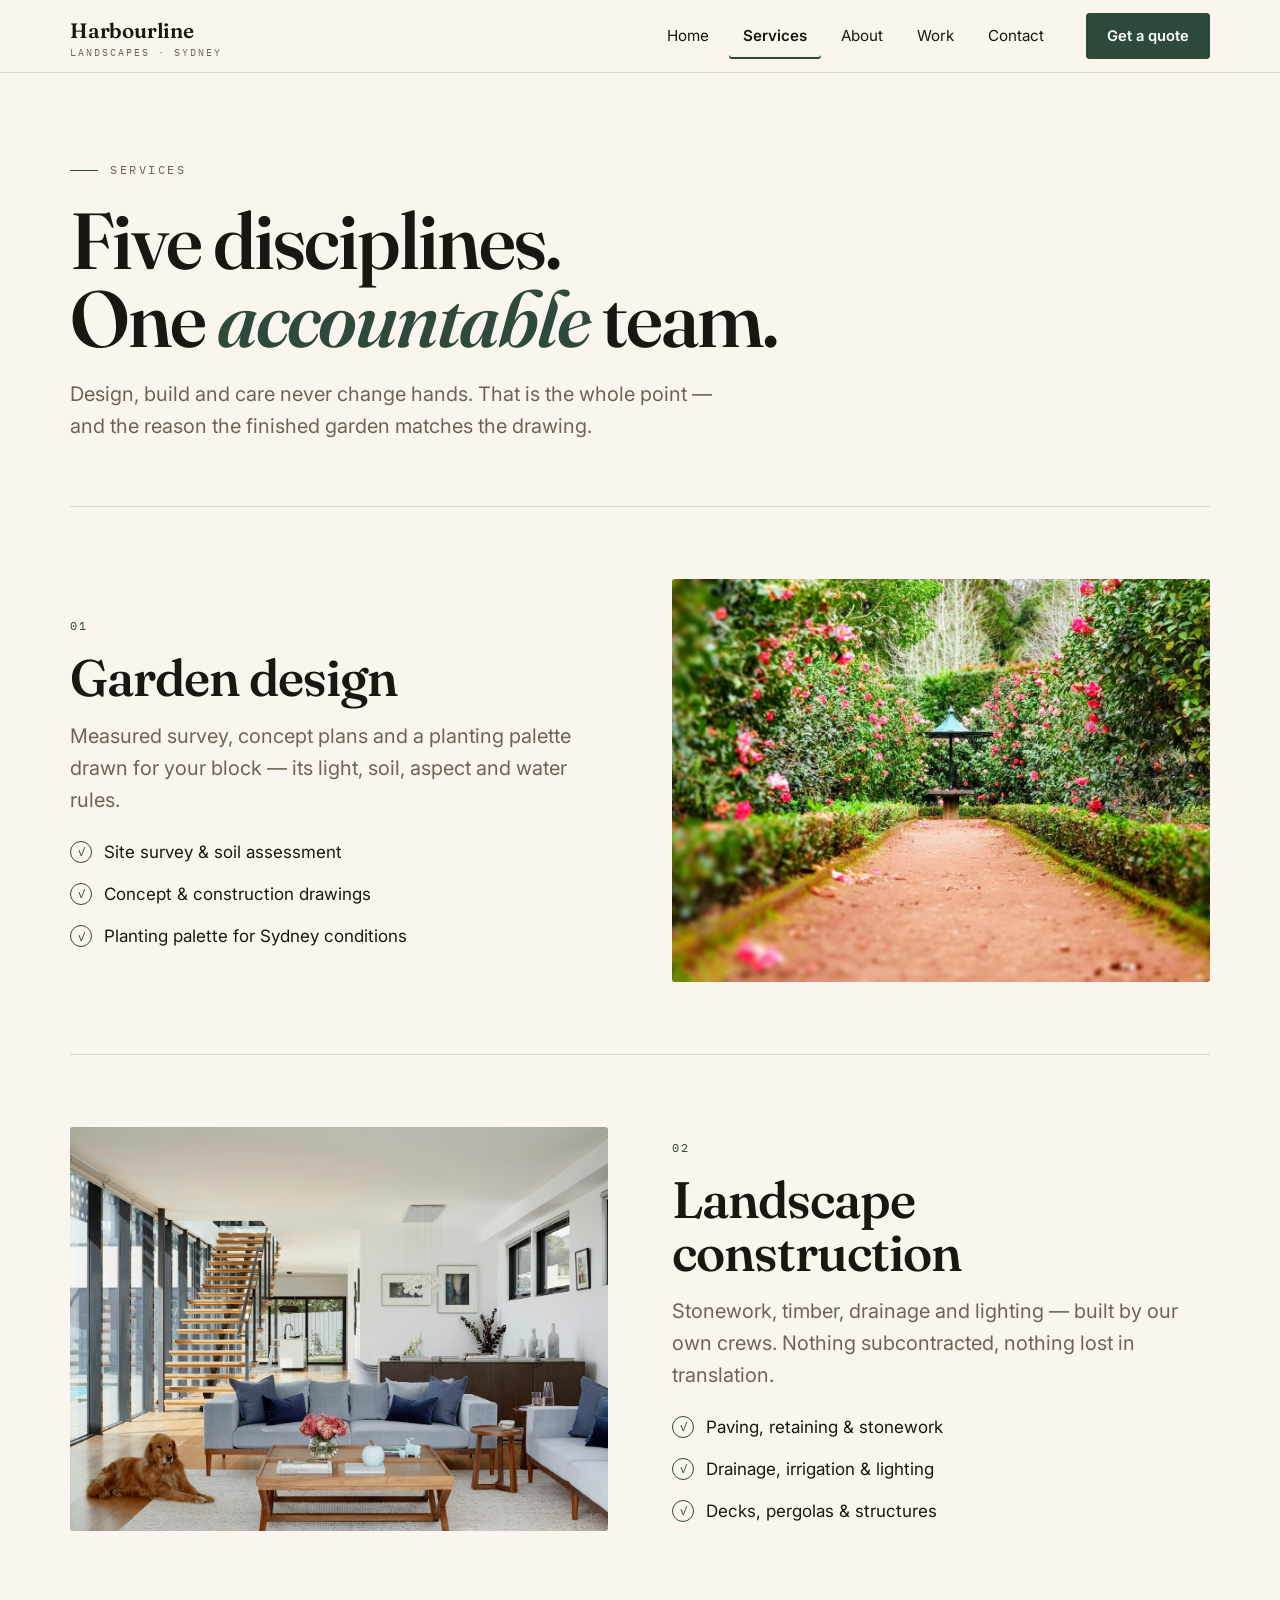
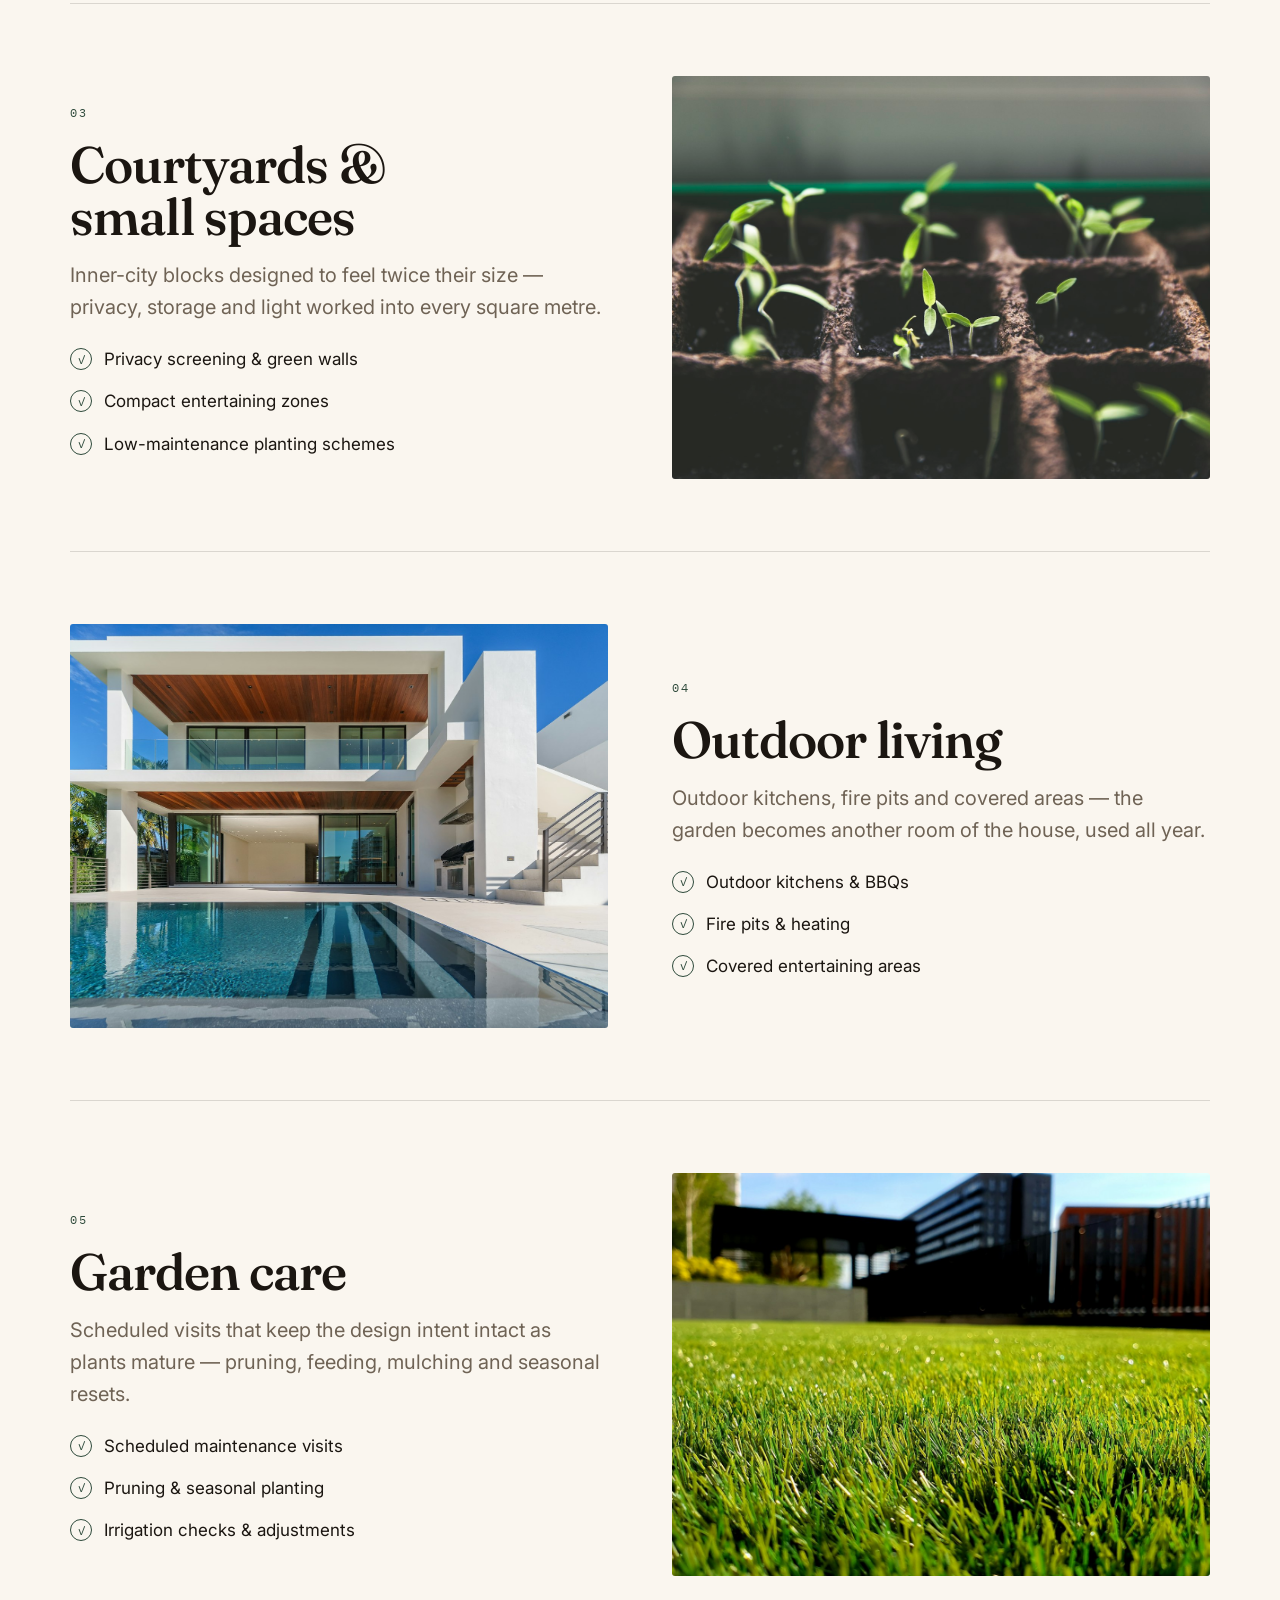
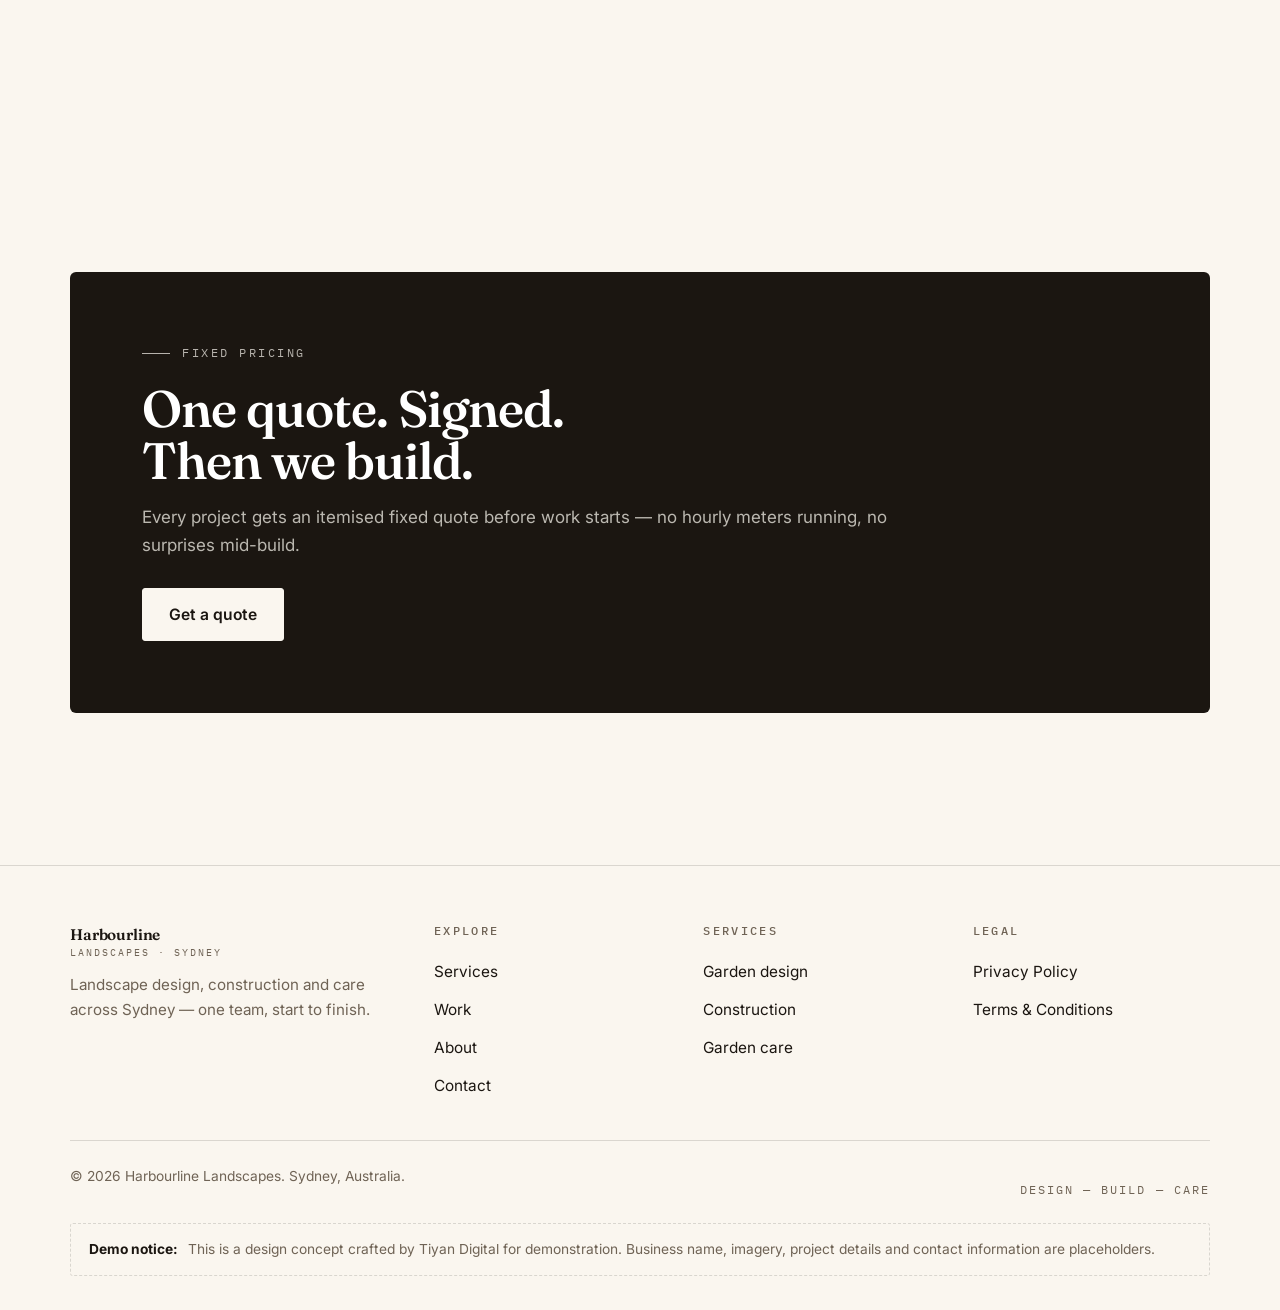
<file: services.html>
<!DOCTYPE html>
<html lang="en-AU">
<head>
<meta charset="utf-8">
<meta name="viewport" content="width=device-width, initial-scale=1">
<title>Services — Harbourline Landscapes, Sydney</title>
<meta name="description" content="Garden design, landscape construction, courtyards, outdoor living and garden care — five disciplines from one Sydney team.">
<meta property="og:title" content="Services — Harbourline Landscapes">
<meta property="og:type" content="website">
<link rel="preconnect" href="https://fonts.googleapis.com">
<link rel="preconnect" href="https://fonts.gstatic.com" crossorigin>
<link href="https://fonts.googleapis.com/css2?family=Fraunces:opsz,wght@9..144,500;9..144,600&family=IBM+Plex+Mono:wght@400;500&family=Inter:wght@400;500;600&display=swap" rel="stylesheet">
<link rel="stylesheet" href="styles.css">
<link rel="icon" href="data:image/svg+xml,%3Csvg xmlns='http://www.w3.org/2000/svg' viewBox='0 0 32 32'%3E%3Crect width='32' height='32' rx='3' fill='%232E4A3B'/%3E%3Ctext x='16' y='22' font-family='Georgia' font-size='18' fill='%23FAF6EF' text-anchor='middle'%3EH%3C/text%3E%3C/svg%3E">
</head>
<body>
<header class="site-nav">
  <div class="wrap nav-inner">
    <a class="wordmark" href="index.html">Harbourline<small>LANDSCAPES · SYDNEY</small></a>
    <button class="menu-toggle" aria-expanded="false" aria-controls="navlinks">MENU</button>
    <nav aria-label="Primary"><ul class="nav-links" id="navlinks">
      <li><a href="index.html">Home</a></li>
      <li><a href="services.html" aria-current="page">Services</a></li>
      <li><a href="about.html">About</a></li>
      <li><a href="work.html">Work</a></li>
      <li><a href="contact.html">Contact</a></li>
    </ul></nav>
    <a class="btn nav-cta" href="contact.html">Get a quote</a>
  </div>
</header>

<main>
  <section class="hero" style="padding-bottom:2rem;">
    <div class="wrap">
      <p class="eyebrow rv">Services</p>
      <h1 class="h-display rv d1">Five disciplines.<br>One <em>accountable</em> team.</h1>
      <p class="lede rv d2">Design, build and care never change hands. That is the whole point — and the reason the finished garden matches the drawing.</p>
    </div>
  </section>

  <section style="padding-top:2rem;">
    <div class="wrap">

      <article id="design" class="split hairline-top" style="padding-block:clamp(3rem,6vw,4.5rem);">
        <div class="split-copy">
          <span class="mono-tag rv" style="color:var(--accent);">01</span>
          <h2 class="h-section rv d1" style="margin:14px 0 16px;">Garden design</h2>
          <p class="lede rv d2">Measured survey, concept plans and a planting palette drawn for your block — its light, soil, aspect and water rules.</p>
          <ul class="check-list rv d2">
            <li><span class="tick">✓</span><span>Site survey &amp; soil assessment</span></li>
            <li><span class="tick">✓</span><span>Concept &amp; construction drawings</span></li>
            <li><span class="tick">✓</span><span>Planting palette for Sydney conditions</span></li>
          </ul>
        </div>
        <div class="frame rv d1"><img src="images/garden-detail.jpg" alt="Detailed layered planting in a designed garden bed" width="1600" height="900" loading="lazy"></div>
      </article>

      <article id="construction" class="split hairline-top" style="padding-block:clamp(3rem,6vw,4.5rem);">
        <div class="frame rv"><img src="images/project-courtyard.jpg" alt="Constructed courtyard with paving and structured planting" width="1600" height="1067" loading="lazy"></div>
        <div class="split-copy">
          <span class="mono-tag rv" style="color:var(--accent);">02</span>
          <h2 class="h-section rv d1" style="margin:14px 0 16px;">Landscape construction</h2>
          <p class="lede rv d2">Stonework, timber, drainage and lighting — built by our own crews. Nothing subcontracted, nothing lost in translation.</p>
          <ul class="check-list rv d2">
            <li><span class="tick">✓</span><span>Paving, retaining &amp; stonework</span></li>
            <li><span class="tick">✓</span><span>Drainage, irrigation &amp; lighting</span></li>
            <li><span class="tick">✓</span><span>Decks, pergolas &amp; structures</span></li>
          </ul>
        </div>
      </article>

      <article id="courtyards" class="split hairline-top" style="padding-block:clamp(3rem,6vw,4.5rem);">
        <div class="split-copy">
          <span class="mono-tag rv" style="color:var(--accent);">03</span>
          <h2 class="h-section rv d1" style="margin:14px 0 16px;">Courtyards &amp; small spaces</h2>
          <p class="lede rv d2">Inner-city blocks designed to feel twice their size — privacy, storage and light worked into every square metre.</p>
          <ul class="check-list rv d2">
            <li><span class="tick">✓</span><span>Privacy screening &amp; green walls</span></li>
            <li><span class="tick">✓</span><span>Compact entertaining zones</span></li>
            <li><span class="tick">✓</span><span>Low-maintenance planting schemes</span></li>
          </ul>
        </div>
        <div class="frame rv d1"><img src="images/garden-sun.jpg" alt="Young plants in nursery trays, ready for planting" width="1600" height="1067" loading="lazy"></div>
      </article>

      <article id="outdoor-living" class="split hairline-top" style="padding-block:clamp(3rem,6vw,4.5rem);">
        <div class="frame rv"><img src="images/project-dusk.jpg" alt="Modern home with pool terrace and outdoor entertaining area" width="1600" height="1067" loading="lazy"></div>
        <div class="split-copy">
          <span class="mono-tag rv" style="color:var(--accent);">04</span>
          <h2 class="h-section rv d1" style="margin:14px 0 16px;">Outdoor living</h2>
          <p class="lede rv d2">Outdoor kitchens, fire pits and covered areas — the garden becomes another room of the house, used all year.</p>
          <ul class="check-list rv d2">
            <li><span class="tick">✓</span><span>Outdoor kitchens &amp; BBQs</span></li>
            <li><span class="tick">✓</span><span>Fire pits &amp; heating</span></li>
            <li><span class="tick">✓</span><span>Covered entertaining areas</span></li>
          </ul>
        </div>
      </article>

      <article id="care" class="split hairline-top" style="padding-block:clamp(3rem,6vw,4.5rem);">
        <div class="split-copy">
          <span class="mono-tag rv" style="color:var(--accent);">05</span>
          <h2 class="h-section rv d1" style="margin:14px 0 16px;">Garden care</h2>
          <p class="lede rv d2">Scheduled visits that keep the design intent intact as plants mature — pruning, feeding, mulching and seasonal resets.</p>
          <ul class="check-list rv d2">
            <li><span class="tick">✓</span><span>Scheduled maintenance visits</span></li>
            <li><span class="tick">✓</span><span>Pruning &amp; seasonal planting</span></li>
            <li><span class="tick">✓</span><span>Irrigation checks &amp; adjustments</span></li>
          </ul>
        </div>
        <div class="frame rv d1"><img src="images/hero-garden.jpg" alt="Manicured lawn in morning light" width="1600" height="900" loading="lazy"></div>
      </article>

    </div>
  </section>

  <section>
    <div class="wrap">
      <div class="band rv">
        <p class="eyebrow">Fixed pricing</p>
        <h2 class="h-section">One quote. Signed.<br>Then we build.</h2>
        <p>Every project gets an itemised fixed quote before work starts — no hourly meters running, no surprises mid-build.</p>
        <a class="btn" href="contact.html">Get a quote</a>
      </div>
    </div>
  </section>
</main>

<footer>
  <div class="wrap">
    <div class="foot-grid">
      <div><a class="wordmark" href="index.html" style="margin:0 0 14px;display:inline-block;">Harbourline<small>LANDSCAPES · SYDNEY</small></a>
        <p style="color:var(--muted);font-size:.95rem;max-width:30ch;">Landscape design, construction and care across Sydney — one team, start to finish.</p></div>
      <div><h4>Explore</h4><ul><li><a href="services.html">Services</a></li><li><a href="work.html">Work</a></li><li><a href="about.html">About</a></li><li><a href="contact.html">Contact</a></li></ul></div>
      <div><h4>Services</h4><ul><li><a href="services.html#design">Garden design</a></li><li><a href="services.html#construction">Construction</a></li><li><a href="services.html#care">Garden care</a></li></ul></div>
      <div><h4>Legal</h4><ul><li><a href="privacy.html">Privacy Policy</a></li><li><a href="terms.html">Terms &amp; Conditions</a></li></ul></div>
    </div>
    <div class="foot-base">
      <p>© <span data-year>2026</span> Harbourline Landscapes. Sydney, Australia.</p>
      <p><span class="mono-tag">Design — Build — Care</span></p>
    </div>
    <div class="demo-strip"><strong>Demo notice:</strong><span>This is a design concept crafted by Tiyan Digital for demonstration. Business name, imagery, project details and contact information are placeholders.</span></div>
  </div>
</footer>
<script src="main.js" defer></script>
</body>
</html>
</file>
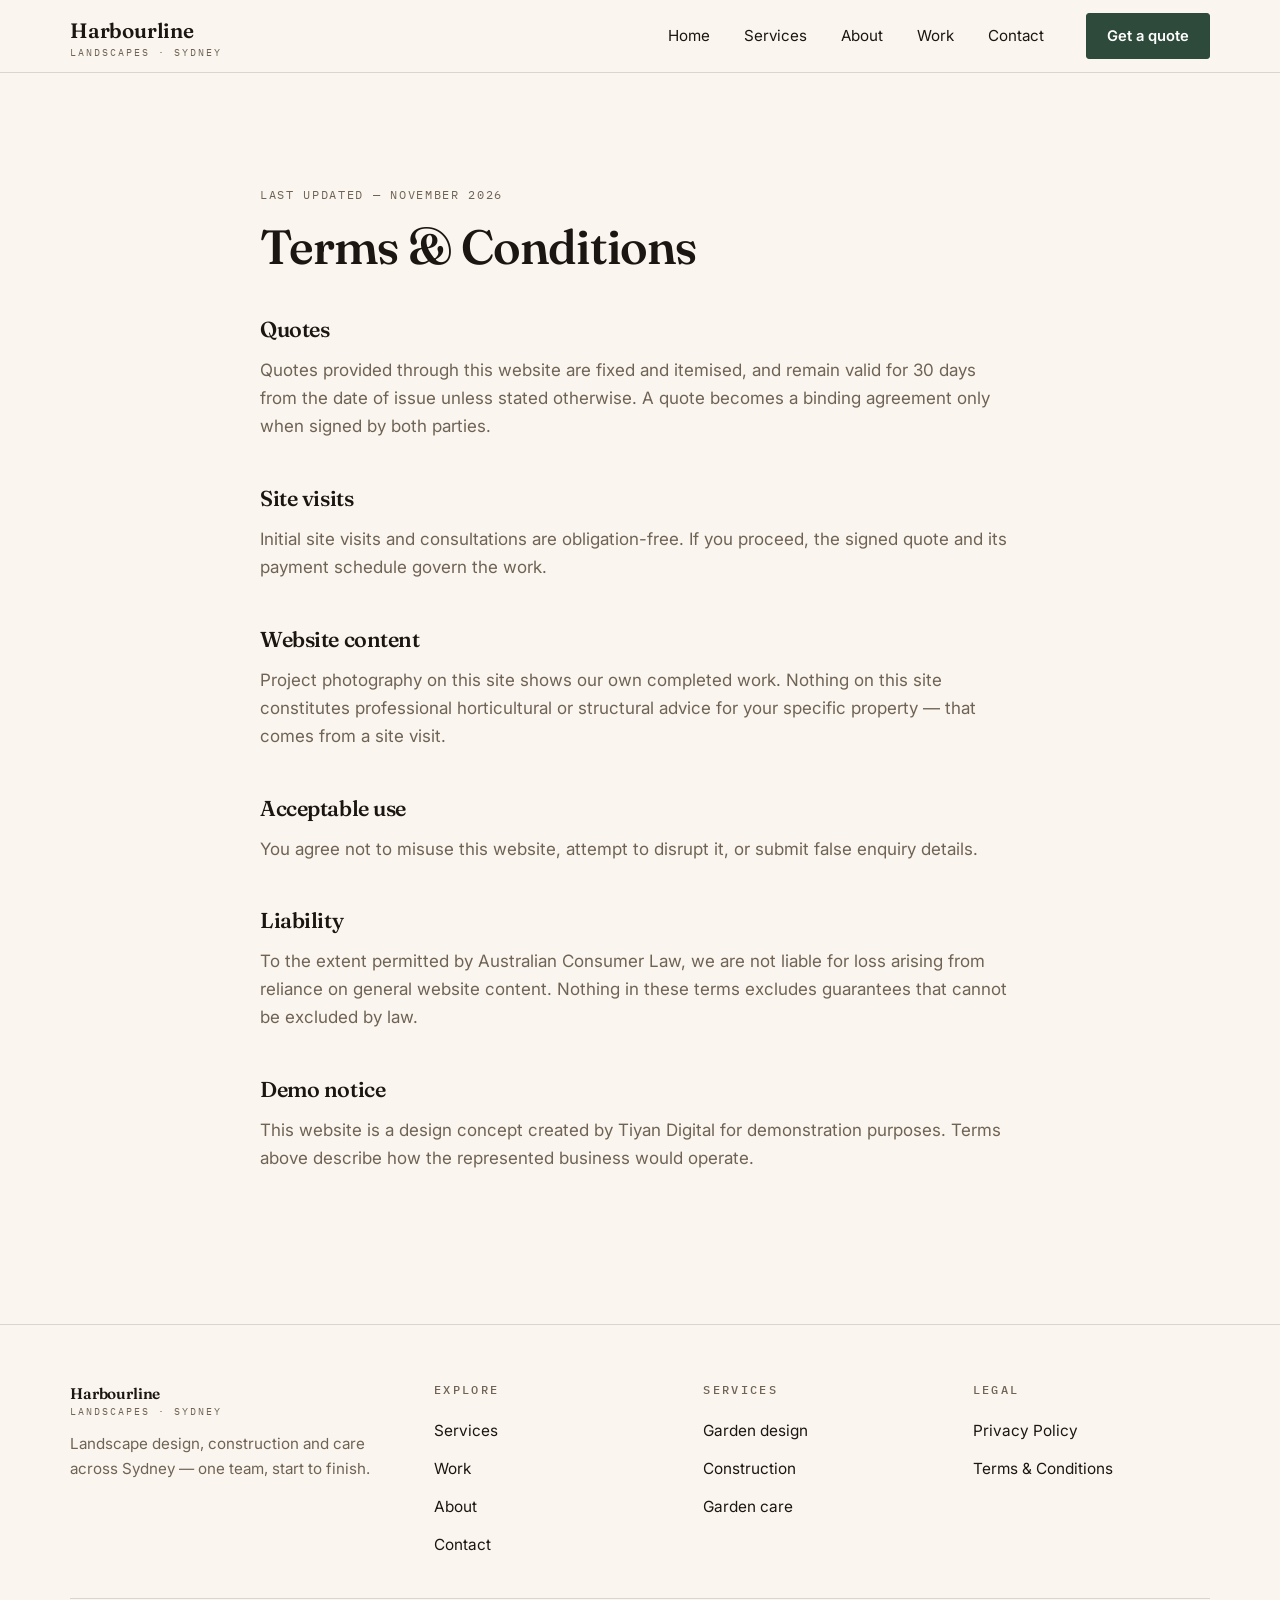
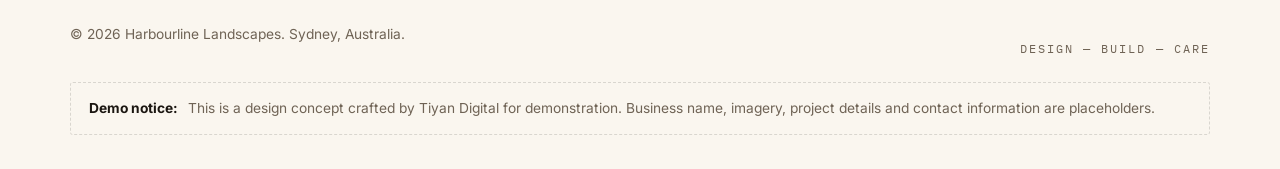
<file: terms.html>
<!DOCTYPE html>
<html lang="en-AU">
<head>
<meta charset="utf-8">
<meta name="viewport" content="width=device-width, initial-scale=1">
<title>Terms &amp; Conditions — Harbourline Landscapes</title>
<meta name="description" content="Terms and conditions for Harbourline Landscapes' website and quoting process.">
<meta name="robots" content="noindex">
<link rel="preconnect" href="https://fonts.googleapis.com">
<link rel="preconnect" href="https://fonts.gstatic.com" crossorigin>
<link href="https://fonts.googleapis.com/css2?family=Fraunces:opsz,wght@9..144,500;9..144,600&family=IBM+Plex+Mono:wght@400;500&family=Inter:wght@400;500;600&display=swap" rel="stylesheet">
<link rel="stylesheet" href="styles.css">
<link rel="icon" href="data:image/svg+xml,%3Csvg xmlns='http://www.w3.org/2000/svg' viewBox='0 0 32 32'%3E%3Crect width='32' height='32' rx='3' fill='%232E4A3B'/%3E%3Ctext x='16' y='22' font-family='Georgia' font-size='18' fill='%23FAF6EF' text-anchor='middle'%3EH%3C/text%3E%3C/svg%3E">
</head>
<body>
<header class="site-nav">
  <div class="wrap nav-inner">
    <a class="wordmark" href="index.html">Harbourline<small>LANDSCAPES · SYDNEY</small></a>
    <button class="menu-toggle" aria-expanded="false" aria-controls="navlinks">MENU</button>
    <nav aria-label="Primary"><ul class="nav-links" id="navlinks">
      <li><a href="index.html">Home</a></li>
      <li><a href="services.html">Services</a></li>
      <li><a href="about.html">About</a></li>
      <li><a href="work.html">Work</a></li>
      <li><a href="contact.html">Contact</a></li>
    </ul></nav>
    <a class="btn nav-cta" href="contact.html">Get a quote</a>
  </div>
</header>

<main>
  <section>
    <div class="wrap legal">
      <p class="updated">LAST UPDATED — NOVEMBER 2026</p>
      <h1>Terms &amp; Conditions</h1>

      <h2>Quotes</h2>
      <p>Quotes provided through this website are fixed and itemised, and remain valid for 30 days from the date of issue unless stated otherwise. A quote becomes a binding agreement only when signed by both parties.</p>

      <h2>Site visits</h2>
      <p>Initial site visits and consultations are obligation-free. If you proceed, the signed quote and its payment schedule govern the work.</p>

      <h2>Website content</h2>
      <p>Project photography on this site shows our own completed work. Nothing on this site constitutes professional horticultural or structural advice for your specific property — that comes from a site visit.</p>

      <h2>Acceptable use</h2>
      <p>You agree not to misuse this website, attempt to disrupt it, or submit false enquiry details.</p>

      <h2>Liability</h2>
      <p>To the extent permitted by Australian Consumer Law, we are not liable for loss arising from reliance on general website content. Nothing in these terms excludes guarantees that cannot be excluded by law.</p>

      <h2>Demo notice</h2>
      <p>This website is a design concept created by Tiyan Digital for demonstration purposes. Terms above describe how the represented business would operate.</p>
    </div>
  </section>
</main>

<footer>
  <div class="wrap">
    <div class="foot-grid">
      <div><a class="wordmark" href="index.html" style="margin:0 0 14px;display:inline-block;">Harbourline<small>LANDSCAPES · SYDNEY</small></a>
        <p style="color:var(--muted);font-size:.95rem;max-width:30ch;">Landscape design, construction and care across Sydney — one team, start to finish.</p></div>
      <div><h4>Explore</h4><ul><li><a href="services.html">Services</a></li><li><a href="work.html">Work</a></li><li><a href="about.html">About</a></li><li><a href="contact.html">Contact</a></li></ul></div>
      <div><h4>Services</h4><ul><li><a href="services.html#design">Garden design</a></li><li><a href="services.html#construction">Construction</a></li><li><a href="services.html#care">Garden care</a></li></ul></div>
      <div><h4>Legal</h4><ul><li><a href="privacy.html">Privacy Policy</a></li><li><a href="terms.html">Terms &amp; Conditions</a></li></ul></div>
    </div>
    <div class="foot-base">
      <p>© <span data-year>2026</span> Harbourline Landscapes. Sydney, Australia.</p>
      <p><span class="mono-tag">Design — Build — Care</span></p>
    </div>
    <div class="demo-strip"><strong>Demo notice:</strong><span>This is a design concept crafted by Tiyan Digital for demonstration. Business name, imagery, project details and contact information are placeholders.</span></div>
  </div>
</footer>
<script src="main.js" defer></script>
</body>
</html>
</file>
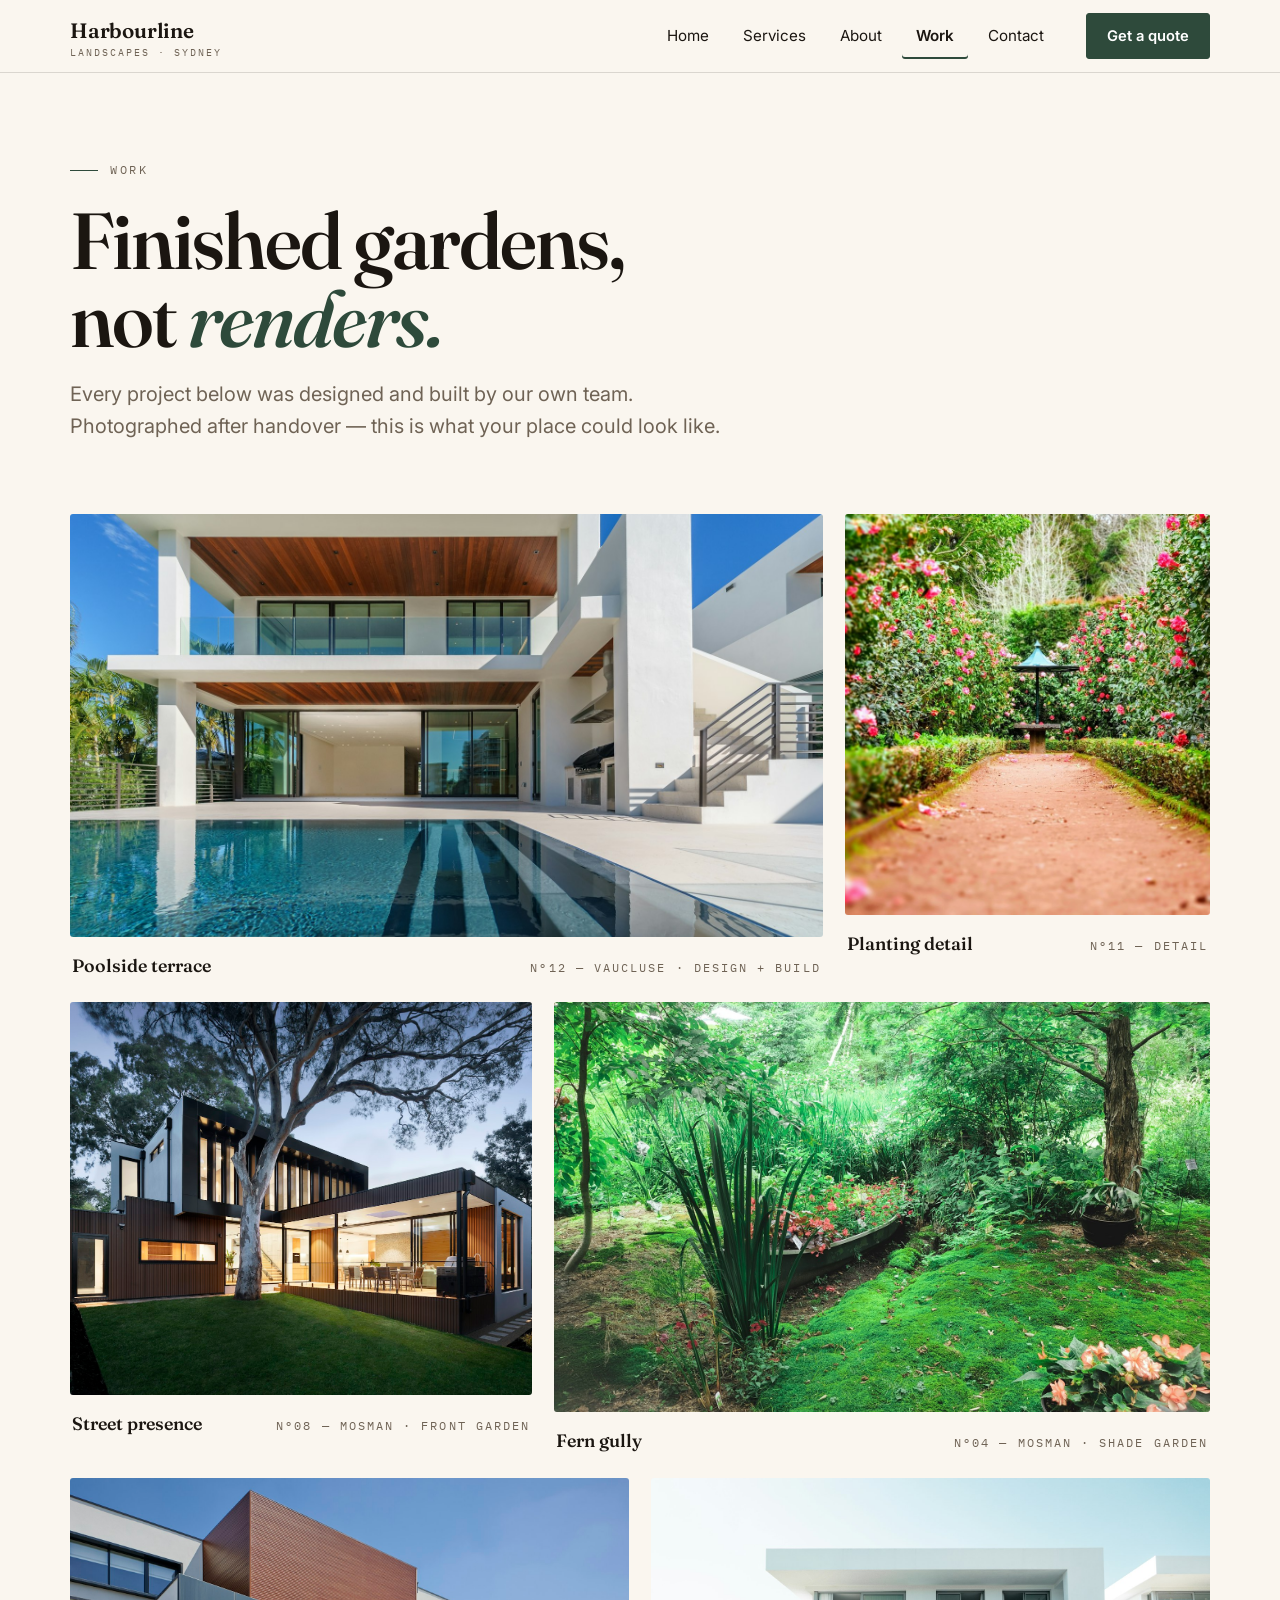
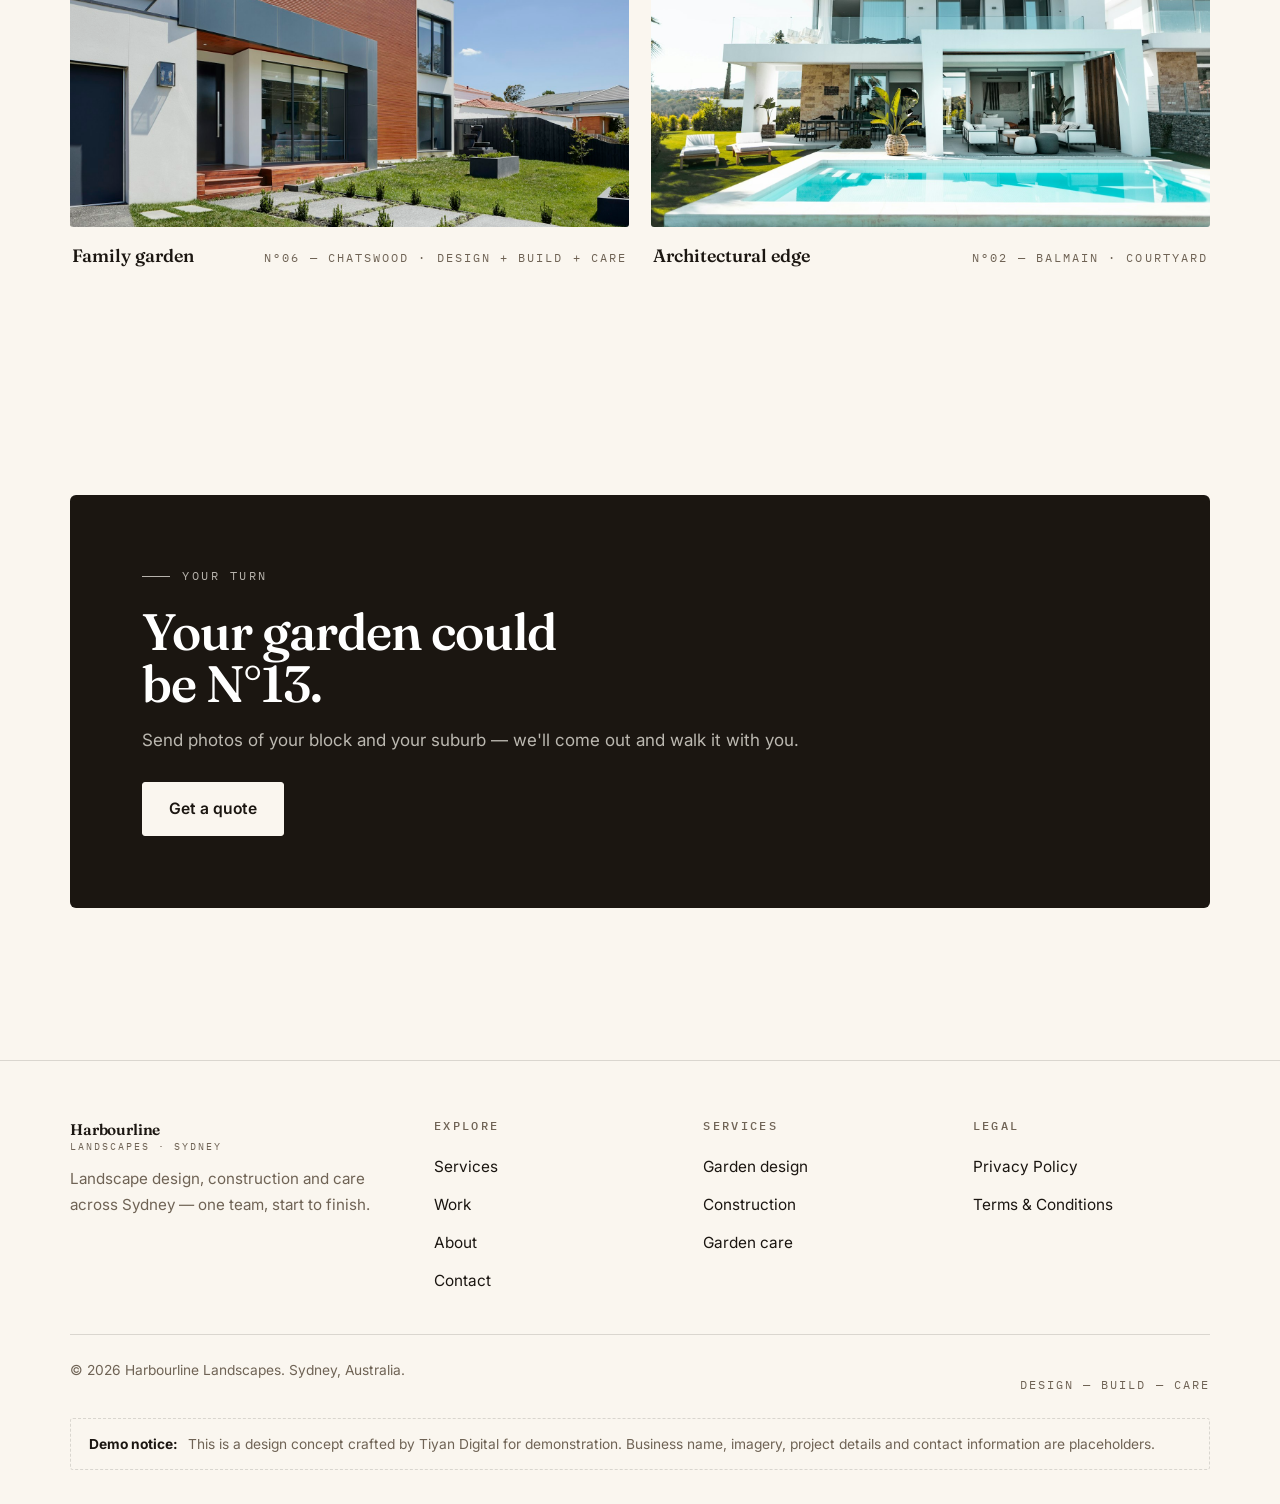
<file: work.html>
<!DOCTYPE html>
<html lang="en-AU">
<head>
<meta charset="utf-8">
<meta name="viewport" content="width=device-width, initial-scale=1">
<title>Work — Harbourline Landscapes, Sydney</title>
<meta name="description" content="Selected landscape projects across Sydney — courtyards, pool terraces, woodland gardens and outdoor living, designed and built by one team.">
<meta property="og:title" content="Work — Harbourline Landscapes">
<meta property="og:type" content="website">
<link rel="preconnect" href="https://fonts.googleapis.com">
<link rel="preconnect" href="https://fonts.gstatic.com" crossorigin>
<link href="https://fonts.googleapis.com/css2?family=Fraunces:opsz,wght@9..144,500;9..144,600&family=IBM+Plex+Mono:wght@400;500&family=Inter:wght@400;500;600&display=swap" rel="stylesheet">
<link rel="stylesheet" href="styles.css">
<link rel="icon" href="data:image/svg+xml,%3Csvg xmlns='http://www.w3.org/2000/svg' viewBox='0 0 32 32'%3E%3Crect width='32' height='32' rx='3' fill='%232E4A3B'/%3E%3Ctext x='16' y='22' font-family='Georgia' font-size='18' fill='%23FAF6EF' text-anchor='middle'%3EH%3C/text%3E%3C/svg%3E">
</head>
<body>
<header class="site-nav">
  <div class="wrap nav-inner">
    <a class="wordmark" href="index.html">Harbourline<small>LANDSCAPES · SYDNEY</small></a>
    <button class="menu-toggle" aria-expanded="false" aria-controls="navlinks">MENU</button>
    <nav aria-label="Primary"><ul class="nav-links" id="navlinks">
      <li><a href="index.html">Home</a></li>
      <li><a href="services.html">Services</a></li>
      <li><a href="about.html">About</a></li>
      <li><a href="work.html" aria-current="page">Work</a></li>
      <li><a href="contact.html">Contact</a></li>
    </ul></nav>
    <a class="btn nav-cta" href="contact.html">Get a quote</a>
  </div>
</header>

<main>
  <section class="hero" style="padding-bottom:2rem;">
    <div class="wrap">
      <p class="eyebrow rv">Work</p>
      <h1 class="h-display rv d1">Finished gardens,<br>not <em>renders.</em></h1>
      <p class="lede rv d2">Every project below was designed and built by our own team. Photographed after handover — this is what your place could look like.</p>
    </div>
  </section>

  <section style="padding-top:2.5rem;">
    <div class="wrap work-grid">
      <figure class="work-card span-8 rv">
        <div class="frame"><img src="images/project-dusk.jpg" alt="Modern villa with pool terrace and landscaped entertaining area" width="1600" height="1067" loading="lazy"></div>
        <figcaption><strong>Poolside terrace</strong><span class="mono-tag">N°12 — Vaucluse · Design + Build</span></figcaption>
      </figure>
      <figure class="work-card span-4 rv d1">
        <div class="frame"><img src="images/garden-detail.jpg" alt="Layered planting detail in a designed bed" width="1600" height="900" loading="lazy"></div>
        <figcaption><strong>Planting detail</strong><span class="mono-tag">N°11 — Detail</span></figcaption>
      </figure>
      <figure class="work-card span-5 rv">
        <div class="frame"><img src="images/project-modern.jpg" alt="Contemporary home with structured front landscaping" width="1600" height="1067" loading="lazy"></div>
        <figcaption><strong>Street presence</strong><span class="mono-tag">N°08 — Mosman · Front garden</span></figcaption>
      </figure>
      <figure class="work-card span-7 rv d1">
        <div class="frame"><img src="images/planting.jpg" alt="Lush fern gully garden with moss and flowering plants" width="1600" height="1200" loading="lazy"></div>
        <figcaption><strong>Fern gully</strong><span class="mono-tag">N°04 — Mosman · Shade garden</span></figcaption>
      </figure>
      <figure class="work-card span-6 rv">
        <div class="frame"><img src="images/project-family.jpg" alt="Family home garden with lawn and planting" width="1600" height="1342" loading="lazy"></div>
        <figcaption><strong>Family garden</strong><span class="mono-tag">N°06 — Chatswood · Design + Build + Care</span></figcaption>
      </figure>
      <figure class="work-card span-6 rv d1">
        <div class="frame"><img src="images/project-villa.jpg" alt="Architectural home with minimalist landscaping" width="1600" height="1067" loading="lazy"></div>
        <figcaption><strong>Architectural edge</strong><span class="mono-tag">N°02 — Balmain · Courtyard</span></figcaption>
      </figure>
    </div>
  </section>

  <section>
    <div class="wrap">
      <div class="band rv">
        <p class="eyebrow">Your turn</p>
        <h2 class="h-section">Your garden could<br>be N°13.</h2>
        <p>Send photos of your block and your suburb — we'll come out and walk it with you.</p>
        <a class="btn" href="contact.html">Get a quote</a>
      </div>
    </div>
  </section>
</main>

<footer>
  <div class="wrap">
    <div class="foot-grid">
      <div><a class="wordmark" href="index.html" style="margin:0 0 14px;display:inline-block;">Harbourline<small>LANDSCAPES · SYDNEY</small></a>
        <p style="color:var(--muted);font-size:.95rem;max-width:30ch;">Landscape design, construction and care across Sydney — one team, start to finish.</p></div>
      <div><h4>Explore</h4><ul><li><a href="services.html">Services</a></li><li><a href="work.html">Work</a></li><li><a href="about.html">About</a></li><li><a href="contact.html">Contact</a></li></ul></div>
      <div><h4>Services</h4><ul><li><a href="services.html#design">Garden design</a></li><li><a href="services.html#construction">Construction</a></li><li><a href="services.html#care">Garden care</a></li></ul></div>
      <div><h4>Legal</h4><ul><li><a href="privacy.html">Privacy Policy</a></li><li><a href="terms.html">Terms &amp; Conditions</a></li></ul></div>
    </div>
    <div class="foot-base">
      <p>© <span data-year>2026</span> Harbourline Landscapes. Sydney, Australia.</p>
      <p><span class="mono-tag">Design — Build — Care</span></p>
    </div>
    <div class="demo-strip"><strong>Demo notice:</strong><span>This is a design concept crafted by Tiyan Digital for demonstration. Business name, imagery, project details and contact information are placeholders.</span></div>
  </div>
</footer>
<script src="main.js" defer></script>
</body>
</html>
</file>
<file: styles.css>
/* Harbourline Landscapes — demo proposal. First rule sets the page background (no white flash). */
:root{
  --canvas:#FAF6EF;
  --ink:#1B1611;
  --muted:#6F6355;
  --line:rgba(27,22,17,.14);
  --surface:#FFFFFF;
  --accent:#2E4A3B;
  --accent-ink:#FFFFFF;
  --accent-dark:#243B2F;
  --display:"Fraunces",Georgia,"Times New Roman",serif;
  --body:"Inter",system-ui,-apple-system,"Segoe UI",sans-serif;
  --mono:"IBM Plex Mono",ui-monospace,SFMono-Regular,monospace;
  --measure:1140px;
  --radius:3px;
  --ease:cubic-bezier(0.16,1,0.3,1);
}
html{background:var(--canvas);}
*,*::before,*::after{box-sizing:border-box;margin:0;padding:0;}
body{
  background:var(--canvas);color:var(--ink);
  font-family:var(--body);font-size:17px;line-height:1.65;
  -webkit-font-smoothing:antialiased;text-rendering:optimizeLegibility;
}
::selection{background:var(--accent);color:var(--accent-ink);}
img{display:block;max-width:100%;height:auto;}
a{color:inherit;}
:focus-visible{outline:2px solid var(--accent);outline-offset:3px;border-radius:2px;}

/* ---------- type ---------- */
h1,h2,h3{font-family:var(--display);font-weight:560;line-height:1.02;letter-spacing:-0.02em;text-wrap:balance;}
.h-display{font-size:clamp(2.6rem,6.2vw,5.4rem);line-height:0.98;letter-spacing:-0.025em;}
.h-section{font-size:clamp(2rem,4vw,3.2rem);line-height:1.02;}
.h-card{font-size:1.35rem;line-height:1.2;letter-spacing:-0.01em;}
.eyebrow{
  font-family:var(--mono);font-size:11.5px;letter-spacing:0.22em;text-transform:uppercase;
  color:var(--muted);opacity:.85;display:flex;align-items:center;gap:12px;
}
.eyebrow::before{content:"";width:28px;height:1px;background:var(--accent);flex:none;}
.lede{font-size:clamp(1.05rem,1.6vw,1.25rem);line-height:1.6;color:var(--muted);max-width:34em;}
.mono-tag{
  font-family:var(--mono);font-size:11.5px;letter-spacing:0.18em;text-transform:uppercase;
  color:var(--muted);
}
p{max-width:68ch;}
p+p{margin-top:1em;}

/* ---------- layout ---------- */
.wrap{width:min(var(--measure),100% - 48px);margin-inline:auto;}
section{padding-block:clamp(4rem,9vw,7rem);}
.hairline-top{border-top:1px solid var(--line);}
.sec-head{display:grid;gap:18px;margin-bottom:clamp(2.2rem,5vw,3.6rem);max-width:820px;}
.sec-num{
  font-family:var(--mono);font-size:12px;letter-spacing:0.22em;color:var(--accent);
  display:block;margin-bottom:6px;
}

/* ---------- nav ---------- */
.site-nav{
  position:sticky;top:0;z-index:50;background:color-mix(in srgb,var(--canvas) 92%,transparent);
  backdrop-filter:blur(10px);-webkit-backdrop-filter:blur(10px);
  border-bottom:1px solid var(--line);
}
.nav-inner{display:flex;align-items:center;gap:28px;height:72px;}
.wordmark{font-family:var(--display);font-size:1.3rem;font-weight:600;letter-spacing:-0.01em;text-decoration:none;margin-right:auto;}
.wordmark small{font-family:var(--mono);font-size:10px;letter-spacing:0.2em;color:var(--muted);display:block;line-height:1;font-weight:400;}
.nav-links{display:flex;gap:6px;list-style:none;}
.nav-links a{
  text-decoration:none;font-size:0.95rem;padding:10px 14px;border-radius:var(--radius);
  color:var(--ink);min-height:44px;display:inline-flex;align-items:center;
}
.nav-links a:hover{background:rgba(27,22,17,.06);}
.nav-links a[aria-current="page"]{box-shadow:inset 0 -2px 0 var(--accent);font-weight:600;}
.btn{
  display:inline-flex;align-items:center;justify-content:center;gap:8px;
  background:var(--accent);color:var(--accent-ink);text-decoration:none;font-weight:600;
  font-size:0.98rem;padding:13px 26px;border-radius:var(--radius);border:1px solid var(--accent);
  min-height:48px;cursor:pointer;transition:background .18s var(--ease),transform .12s ease;
}
.btn:hover{background:var(--accent-dark);}
.btn:active{transform:scale(.97);}
.btn-ghost{background:transparent;color:var(--ink);border:1px solid var(--line);}
.btn-ghost:hover{background:rgba(27,22,17,.05);}
.nav-cta{padding:10px 20px;min-height:44px;font-size:0.92rem;}
.menu-toggle{display:none;}

/* ---------- hero (spec-sheet) ---------- */
.hero{padding-block:clamp(3rem,7vw,5.5rem) clamp(3.5rem,7vw,5rem);}
.hero-grid{display:grid;grid-template-columns:1.05fr 1fr;gap:clamp(2rem,5vw,4.5rem);align-items:end;}
.hero h1{margin:22px 0 20px;}
.hero h1 em{font-style:italic;color:var(--accent);}
.hero-ctas{display:flex;gap:14px;margin-top:30px;flex-wrap:wrap;}
.hero-proof{display:flex;gap:26px;margin-top:34px;padding-top:22px;border-top:1px solid var(--line);flex-wrap:wrap;}
.hero-proof div{display:grid;gap:2px;}
.hero-proof strong{font-family:var(--display);font-size:1.5rem;font-weight:600;}
.hero-proof span{font-family:var(--mono);font-size:11px;letter-spacing:0.16em;text-transform:uppercase;color:var(--muted);}
.hero-media{position:relative;}
.hero-media .frame{overflow:hidden;border-radius:var(--radius);aspect-ratio:4/4.6;}
.hero-media img{width:100%;height:100%;object-fit:cover;transform:scale(1.12);object-position:62% 40%;}
.pin{
  position:absolute;font-family:var(--mono);font-size:11px;letter-spacing:0.14em;
  background:var(--canvas);border:1px solid var(--line);border-radius:2px;
  padding:7px 11px;display:flex;align-items:center;gap:8px;white-space:nowrap;
}
.pin::before{content:"";width:7px;height:7px;border-radius:50%;background:var(--accent);flex:none;}
.pin-1{top:8%;left:-14px;}
.pin-2{bottom:10%;right:-10px;}

/* ---------- marquee strip ---------- */
.strip{border-block:1px solid var(--line);padding:14px 0;overflow:hidden;background:var(--canvas);}
.strip-track{display:flex;gap:0;width:max-content;animation:strip 30s linear infinite;}
.strip span{
  font-family:var(--mono);font-size:12px;letter-spacing:0.2em;text-transform:uppercase;
  color:var(--muted);padding:0 28px;white-space:nowrap;display:flex;align-items:center;gap:28px;
}
.strip span::after{content:"·";color:var(--accent);}
@keyframes strip{to{transform:translateX(-50%);}}

/* ---------- services index ---------- */
.svc-row{
  display:grid;grid-template-columns:72px 1fr auto;gap:clamp(1rem,3vw,2.5rem);align-items:center;
  padding:30px 8px;border-top:1px solid var(--line);text-decoration:none;
  transition:background .2s var(--ease),padding-left .25s var(--ease);
}
.svc-row:last-child{border-bottom:1px solid var(--line);}
.svc-row:hover{background:rgba(46,74,59,.05);padding-left:18px;}
.svc-num{font-family:var(--mono);font-size:13px;letter-spacing:0.1em;color:var(--accent);}
.svc-row h3{font-size:clamp(1.4rem,2.6vw,2rem);font-weight:560;margin-bottom:6px;}
.svc-row p{color:var(--muted);font-size:1rem;max-width:52ch;}
.svc-arrow{font-family:var(--mono);color:var(--accent);font-size:1.2rem;}

/* ---------- split feature ---------- */
.split{display:grid;grid-template-columns:1fr 1fr;gap:clamp(2rem,5vw,4.5rem);align-items:center;}
.split .frame{overflow:hidden;border-radius:var(--radius);aspect-ratio:4/3;}
.split .frame img{width:100%;height:100%;object-fit:cover;}
.split-copy h2{margin:18px 0 16px;}
.check-list{list-style:none;margin-top:22px;display:grid;gap:14px;}
.check-list li{display:flex;gap:12px;align-items:flex-start;}
.check-list .tick{
  flex:none;width:22px;height:22px;border:1px solid var(--accent);border-radius:50%;
  display:inline-flex;align-items:center;justify-content:center;
  font-family:var(--mono);font-size:12px;color:var(--accent);margin-top:3px;
}

/* ---------- process ---------- */
.steps{display:grid;grid-template-columns:repeat(3,1fr);gap:0;border:1px solid var(--line);border-radius:var(--radius);overflow:hidden;background:var(--surface);}
.step{padding:34px 30px;border-left:1px solid var(--line);}
.step:first-child{border-left:0;}
.step .mono-tag{color:var(--accent);}
.step h3{margin:14px 0 10px;font-size:1.3rem;}
.step p{color:var(--muted);font-size:0.98rem;}

/* ---------- work grid ---------- */
.work-grid{display:grid;grid-template-columns:repeat(12,1fr);gap:22px;}
.work-card{text-decoration:none;display:block;}
.work-card .frame{overflow:hidden;border-radius:var(--radius);position:relative;}
.work-card img{width:100%;height:100%;object-fit:cover;transition:transform .6s var(--ease);}
.work-card:hover img{transform:scale(1.045);}
.work-card figcaption{display:flex;justify-content:space-between;align-items:baseline;padding:14px 2px 0;gap:12px;}
.work-card figcaption strong{font-family:var(--display);font-size:1.12rem;font-weight:560;}
.span-7{grid-column:span 7;}.span-5{grid-column:span 5;}
.span-7 .frame{aspect-ratio:16/10;}.span-5 .frame{aspect-ratio:4/3.4;}
.span-4{grid-column:span 4;}.span-4 .frame{aspect-ratio:1/1.1;}
.span-8{grid-column:span 8;}.span-8 .frame{aspect-ratio:16/9;}
.span-6{grid-column:span 6;}.span-6 .frame{aspect-ratio:16/10;}

/* ---------- quote band ---------- */
.band{background:var(--ink);color:var(--canvas);border-radius:6px;padding:clamp(2.6rem,6vw,4.5rem);}
.band .eyebrow{color:var(--canvas);opacity:.7;}
.band .eyebrow::before{background:var(--canvas);}
.band h2{color:#fff;margin:20px 0 16px;max-width:16em;}
.band p{color:rgba(250,246,239,.72);max-width:44em;}
.band .btn{margin-top:28px;background:var(--canvas);color:var(--ink);border-color:var(--canvas);}
.band .btn:hover{background:#fff;}

/* ---------- about ---------- */
.about-grid{display:grid;grid-template-columns:5fr 7fr;gap:clamp(2rem,5vw,4.5rem);align-items:start;}
.about-grid .frame{overflow:hidden;border-radius:var(--radius);aspect-ratio:3/3.6;}
.about-grid .frame img{width:100%;height:100%;object-fit:cover;}
.principles{margin-top:34px;border-top:1px solid var(--line);}
.principle{display:grid;grid-template-columns:56px 1fr;gap:18px;padding:22px 0;border-bottom:1px solid var(--line);}
.principle .mono-tag{color:var(--accent);padding-top:4px;}
.principle h3{font-size:1.25rem;margin-bottom:6px;}
.principle p{color:var(--muted);font-size:0.99rem;}

/* ---------- contact ---------- */
.contact-grid{display:grid;grid-template-columns:1fr 1fr;gap:clamp(2.5rem,6vw,5rem);align-items:start;}
.field{display:grid;gap:8px;margin-bottom:20px;}
.field label{font-weight:600;font-size:0.95rem;}
.field label small{font-weight:400;color:var(--muted);}
.field input,.field select,.field textarea{
  font:inherit;padding:13px 15px;border:1px solid var(--line);border-radius:var(--radius);
  background:var(--surface);color:var(--ink);width:100%;
}
.field textarea{min-height:130px;resize:vertical;}
.field input:focus,.field select:focus,.field textarea:focus{outline:2px solid var(--accent);outline-offset:1px;border-color:var(--accent);}
.consent{display:flex;gap:12px;align-items:flex-start;font-size:0.92rem;color:var(--muted);margin:6px 0 22px;}
.consent input{width:20px;height:20px;margin-top:2px;accent-color:var(--accent);flex:none;}
.form-note{font-size:0.88rem;color:var(--muted);margin-top:14px;}
.contact-lines{list-style:none;display:grid;gap:0;border-top:1px solid var(--line);margin-top:26px;}
.contact-lines li{display:flex;justify-content:space-between;gap:16px;padding:16px 0;border-bottom:1px solid var(--line);}
.contact-lines .mono-tag{flex:none;padding-top:3px;}
.form-ok{display:none;border:1px solid var(--accent);border-radius:var(--radius);padding:22px;background:rgba(46,74,59,.07);}
.form-ok h3{margin-bottom:8px;}

/* ---------- legal ---------- */
.legal{max-width:760px;}
.legal h1{margin:18px 0 14px;font-size:clamp(2rem,4vw,3rem);}
.legal h2{font-size:1.35rem;margin:2.2em 0 .7em;}
.legal p,.legal li{color:var(--muted);}
.legal ul{margin:0.8em 0 0.8em 1.2em;display:grid;gap:.5em;}
.legal .updated{font-family:var(--mono);font-size:12px;letter-spacing:0.14em;color:var(--muted);}

/* ---------- footer ---------- */
footer{border-top:1px solid var(--line);padding:56px 0 34px;margin-top:40px;}
.foot-grid{display:grid;grid-template-columns:1.4fr 1fr 1fr 1fr;gap:32px;margin-bottom:40px;}
.foot-grid h4{font-family:var(--mono);font-size:11.5px;letter-spacing:0.2em;text-transform:uppercase;color:var(--muted);margin-bottom:16px;font-weight:500;}
.foot-grid ul{list-style:none;display:grid;gap:10px;}
.foot-grid a{text-decoration:none;font-size:0.96rem;}
.foot-grid a:hover{text-decoration:underline;text-underline-offset:4px;}
.foot-base{border-top:1px solid var(--line);padding-top:24px;display:flex;justify-content:space-between;gap:16px;flex-wrap:wrap;}
.foot-base p{font-size:0.86rem;color:var(--muted);max-width:70ch;}
.demo-strip{
  margin-top:22px;border:1px dashed var(--line);border-radius:var(--radius);
  padding:14px 18px;font-size:0.86rem;color:var(--muted);display:flex;gap:10px;align-items:flex-start;
}
.demo-strip strong{color:var(--ink);}

/* ---------- reveal motion (JS-gated) ---------- */
.js .rv{opacity:0;transform:translateY(26px);}
.js .rv.in{opacity:1;transform:none;transition:opacity .8s var(--ease),transform .8s var(--ease);}
.js .rv.d1{transition-delay:.1s;}.js .rv.d2{transition-delay:.2s;}.js .rv.d3{transition-delay:.3s;}
@media (prefers-reduced-motion:reduce){
  .js .rv{opacity:1;transform:none;transition:none;}
  .strip-track{animation:none;}
  *{scroll-behavior:auto !important;}
}

/* ---------- responsive ---------- */
@media (max-width:960px){
  .hero-grid{grid-template-columns:1fr;}
  .hero-media{max-width:560px;}
  .pin-1{left:8px;}.pin-2{right:8px;}
  .split,.contact-grid,.about-grid{grid-template-columns:1fr;}
  .steps{grid-template-columns:1fr;}
  .step{border-left:0;border-top:1px solid var(--line);}
  .step:first-child{border-top:0;}
  .work-grid>*{grid-column:span 12 !important;}
  .work-grid .frame{aspect-ratio:16/10 !important;}
  .foot-grid{grid-template-columns:1fr 1fr;}
}
@media (max-width:640px){
  body{font-size:16px;}
  .wrap{width:calc(100% - 32px);}
  .nav-links{
    display:none;position:absolute;top:72px;left:0;right:0;background:var(--canvas);
    border-bottom:1px solid var(--line);padding:10px 16px 18px;flex-direction:column;
  }
  .nav-links.open{display:flex;}
  .nav-links a{padding:12px 8px;}
  .menu-toggle{
    display:inline-flex;align-items:center;justify-content:center;width:44px;height:44px;
    background:none;border:1px solid var(--line);border-radius:var(--radius);cursor:pointer;
    font-family:var(--mono);font-size:12px;letter-spacing:0.1em;
  }
  .nav-cta{display:none;}
  .svc-row{grid-template-columns:44px 1fr;}
  .svc-arrow{display:none;}
  .foot-grid{grid-template-columns:1fr;}
  section{padding-block:3.5rem;}
}
</file>
